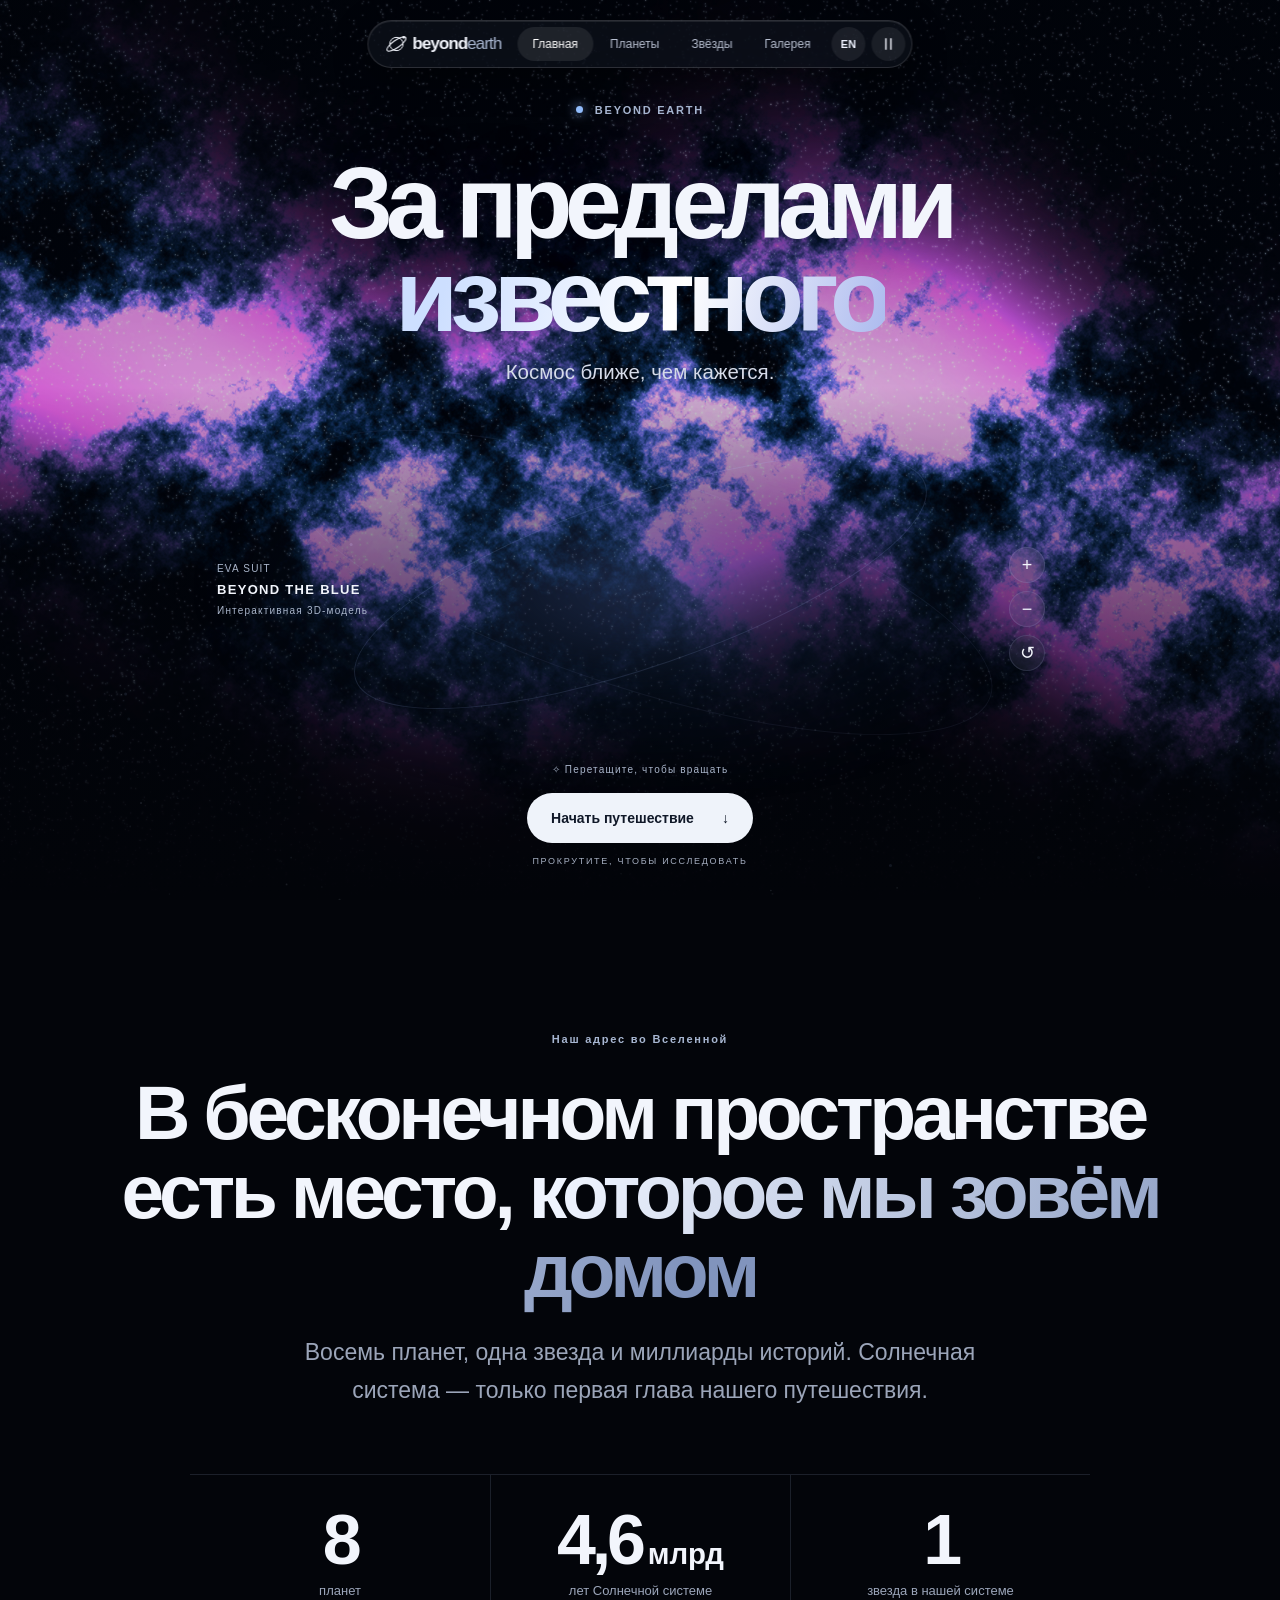
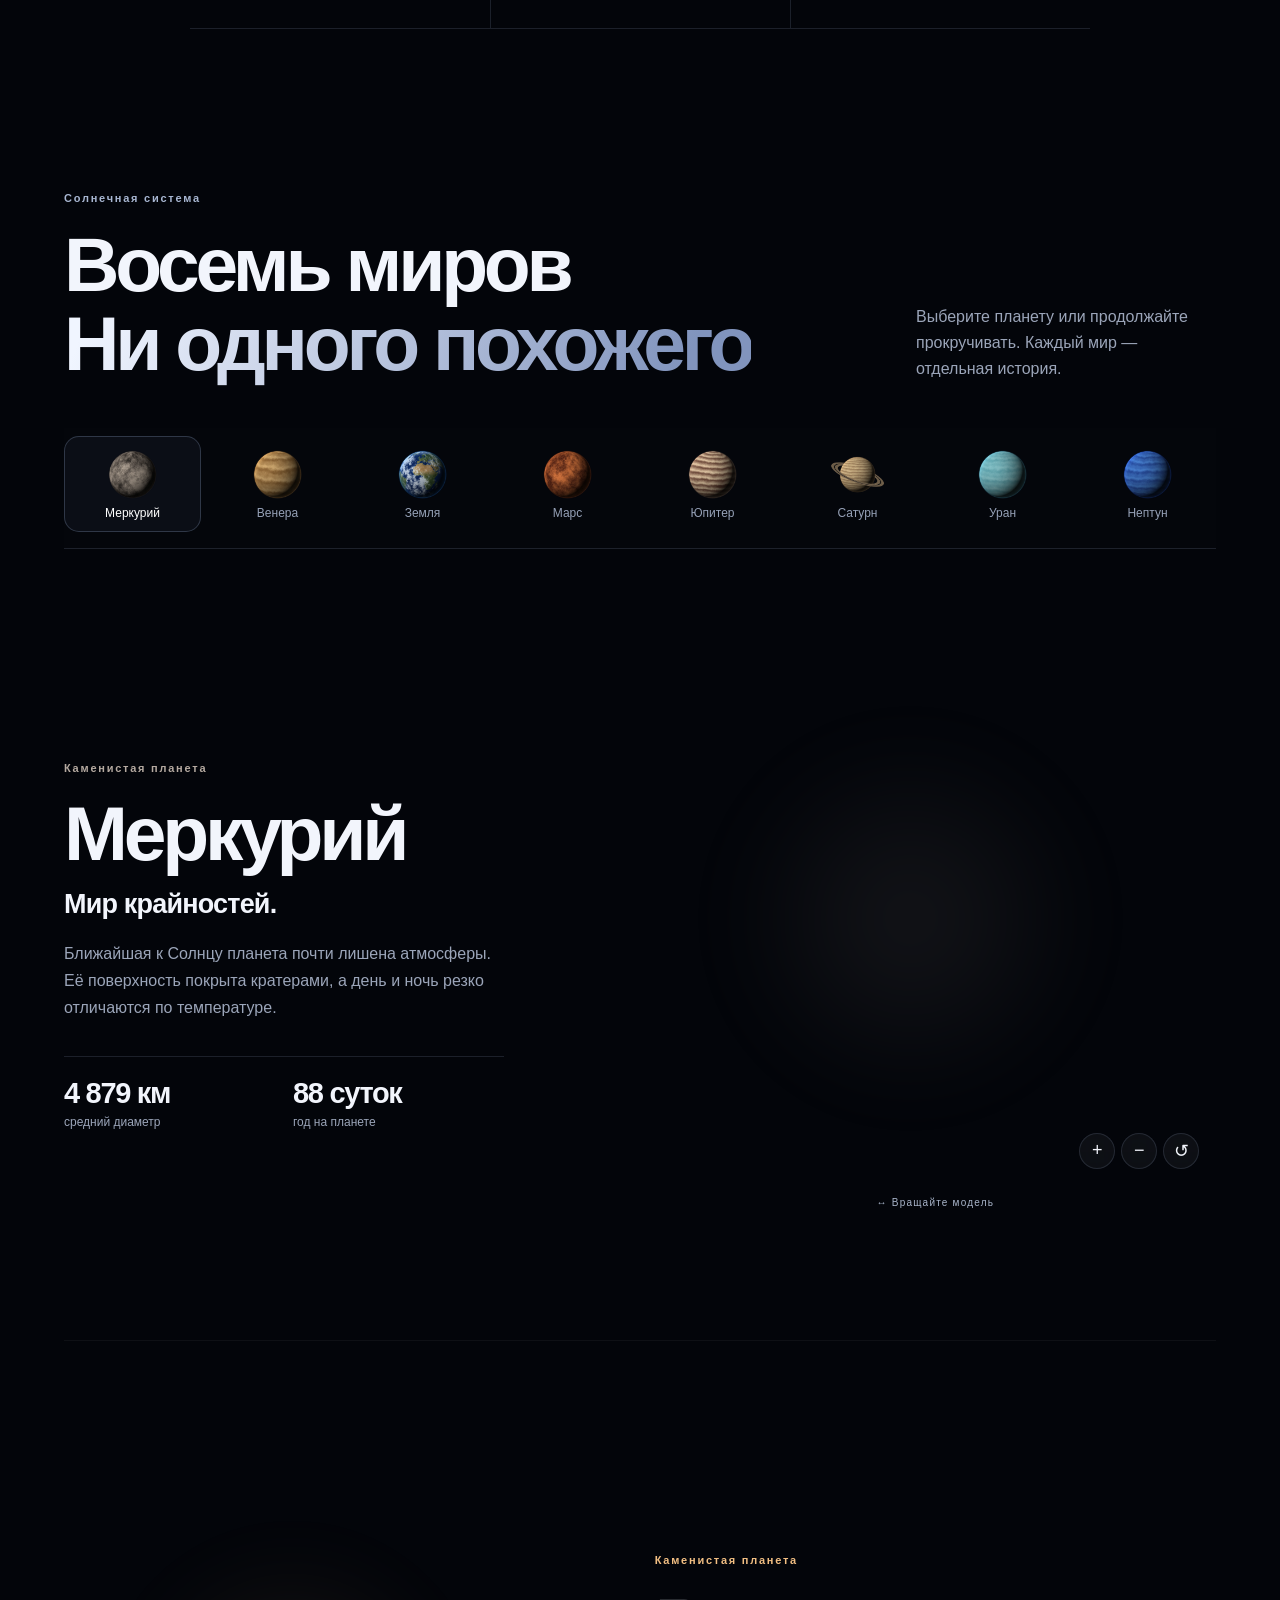
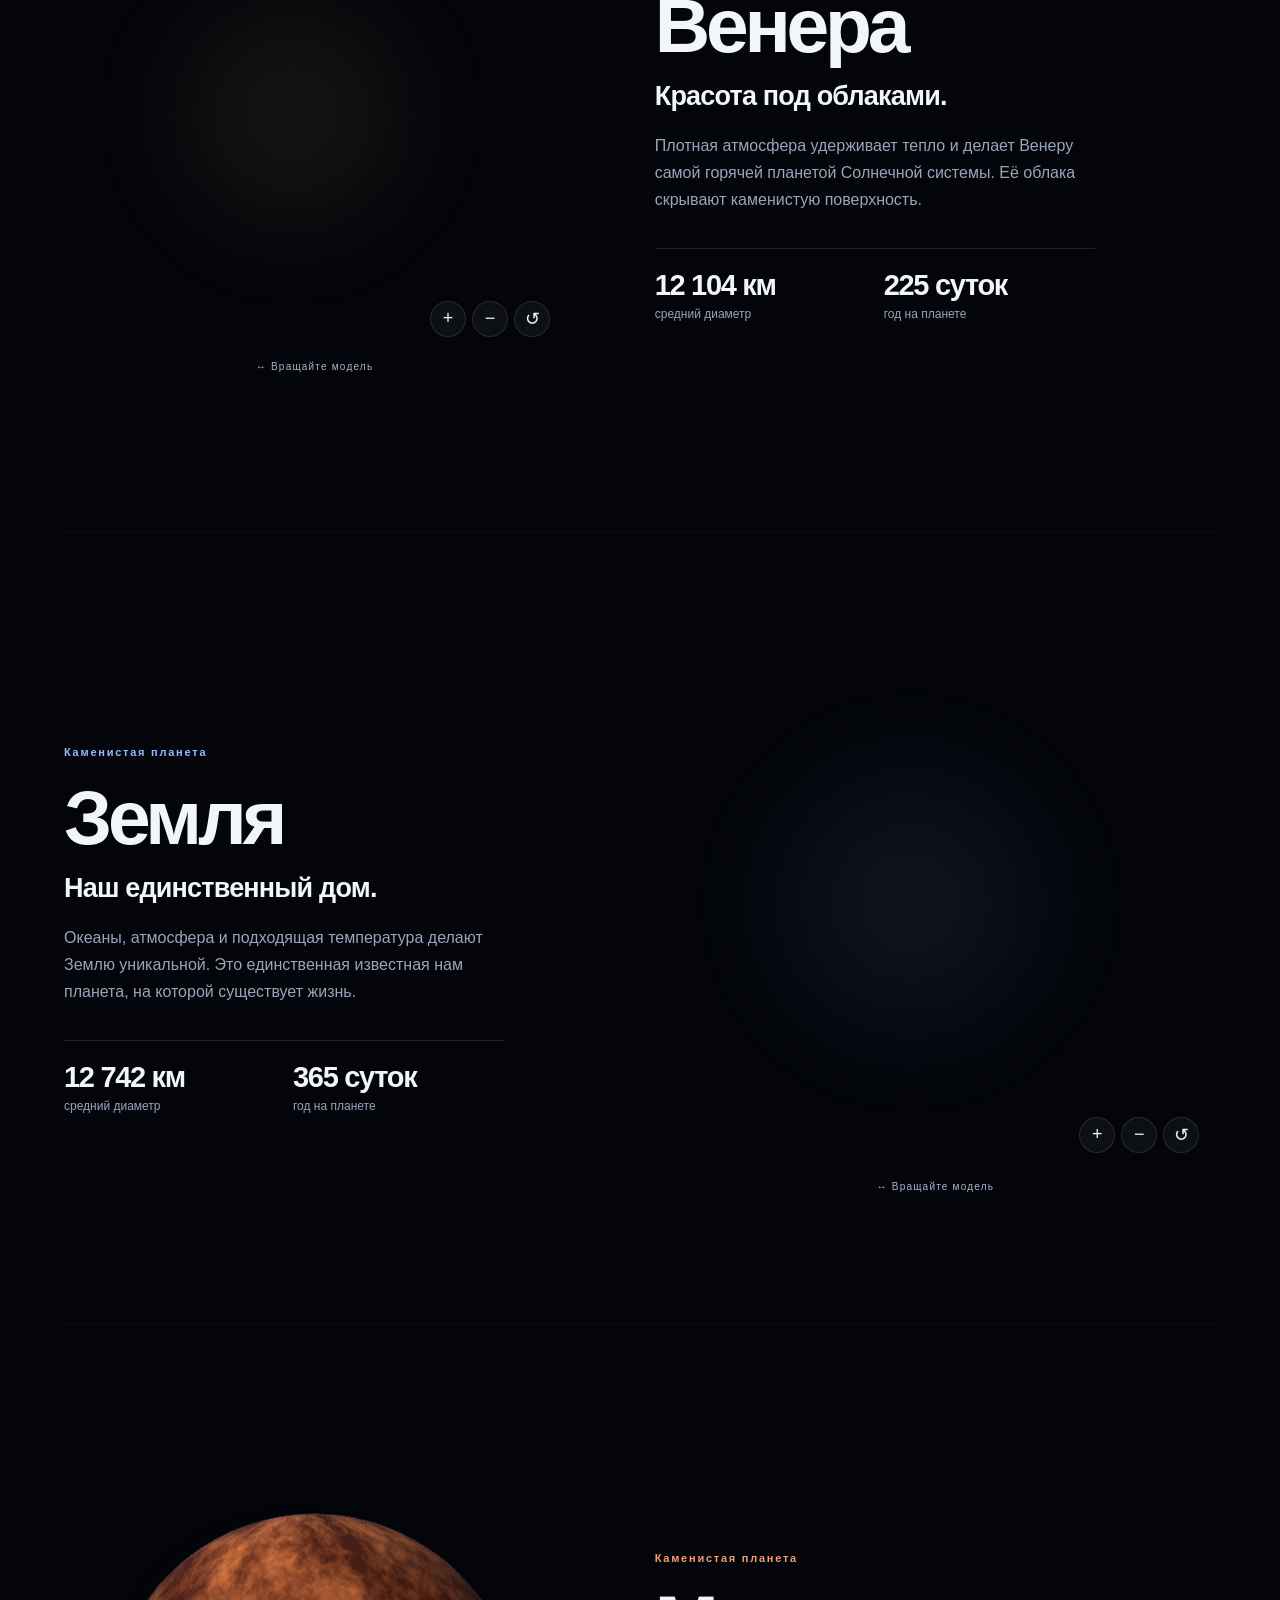
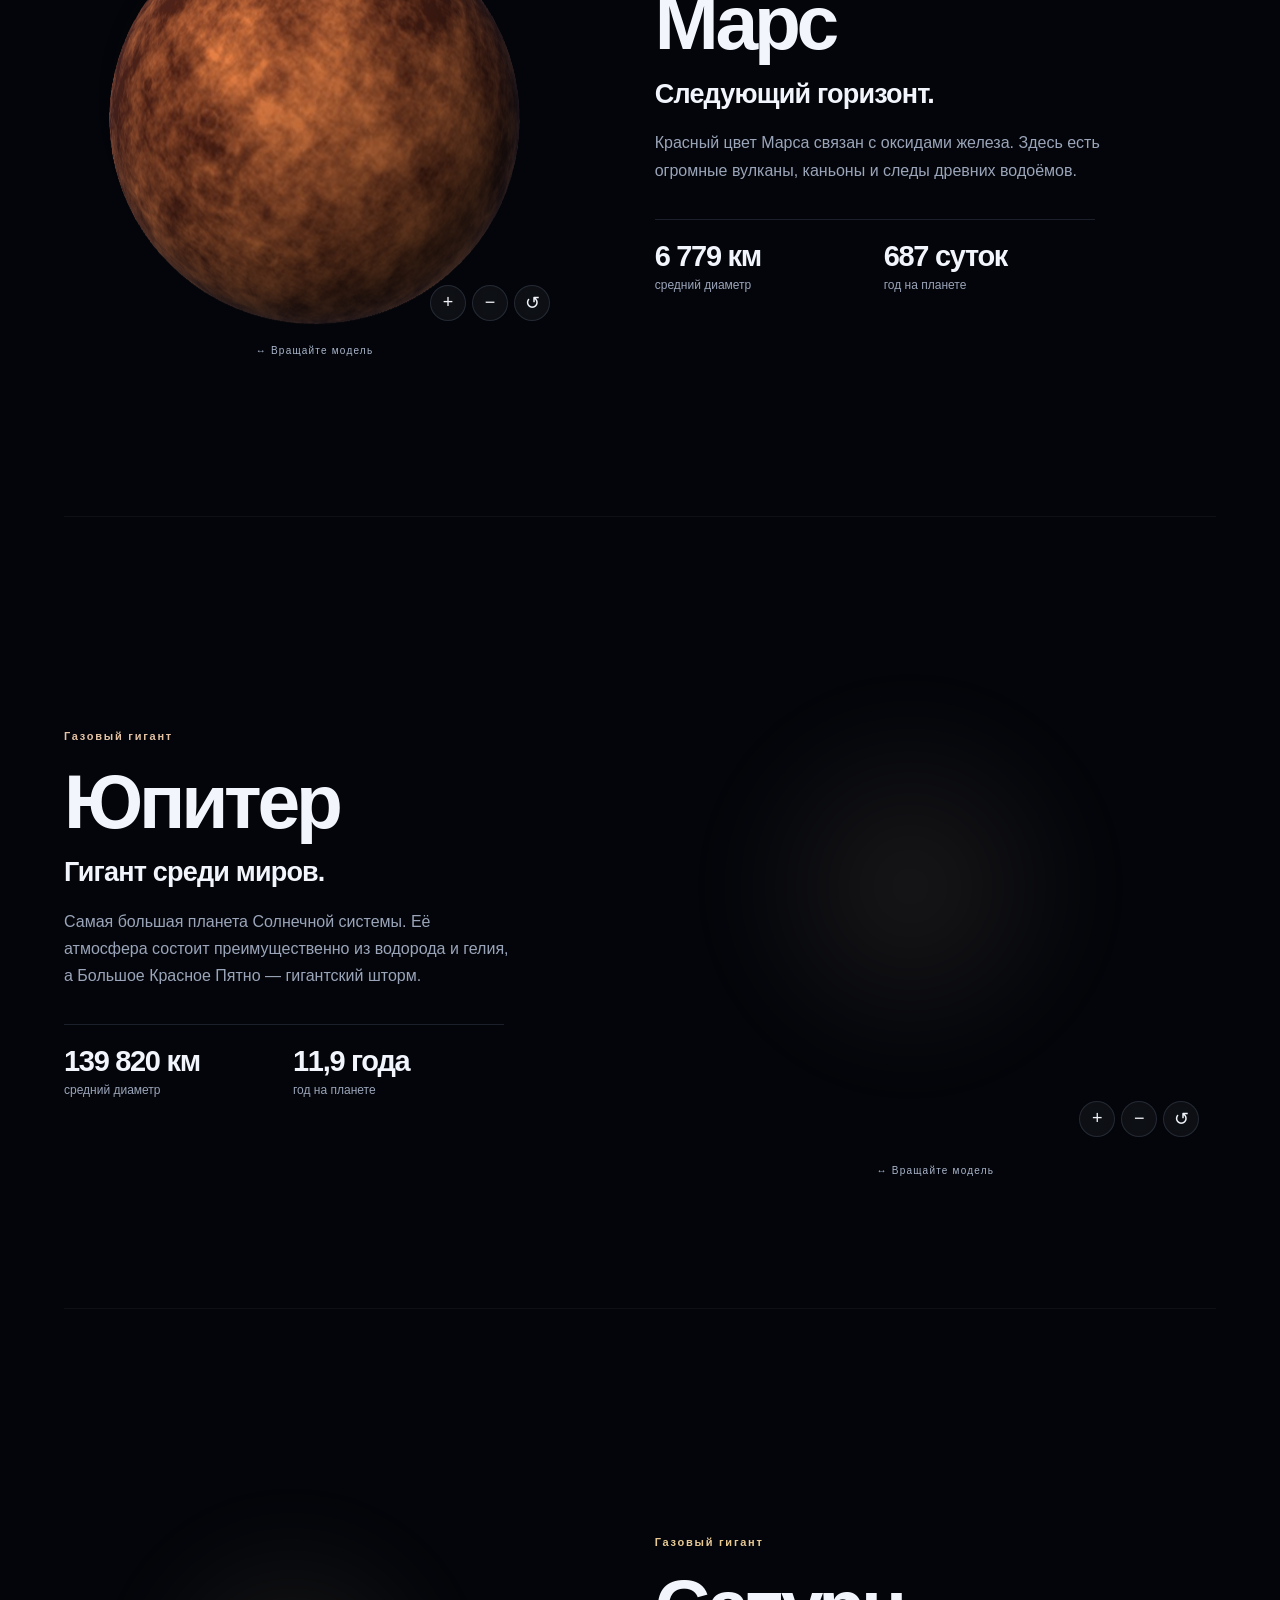
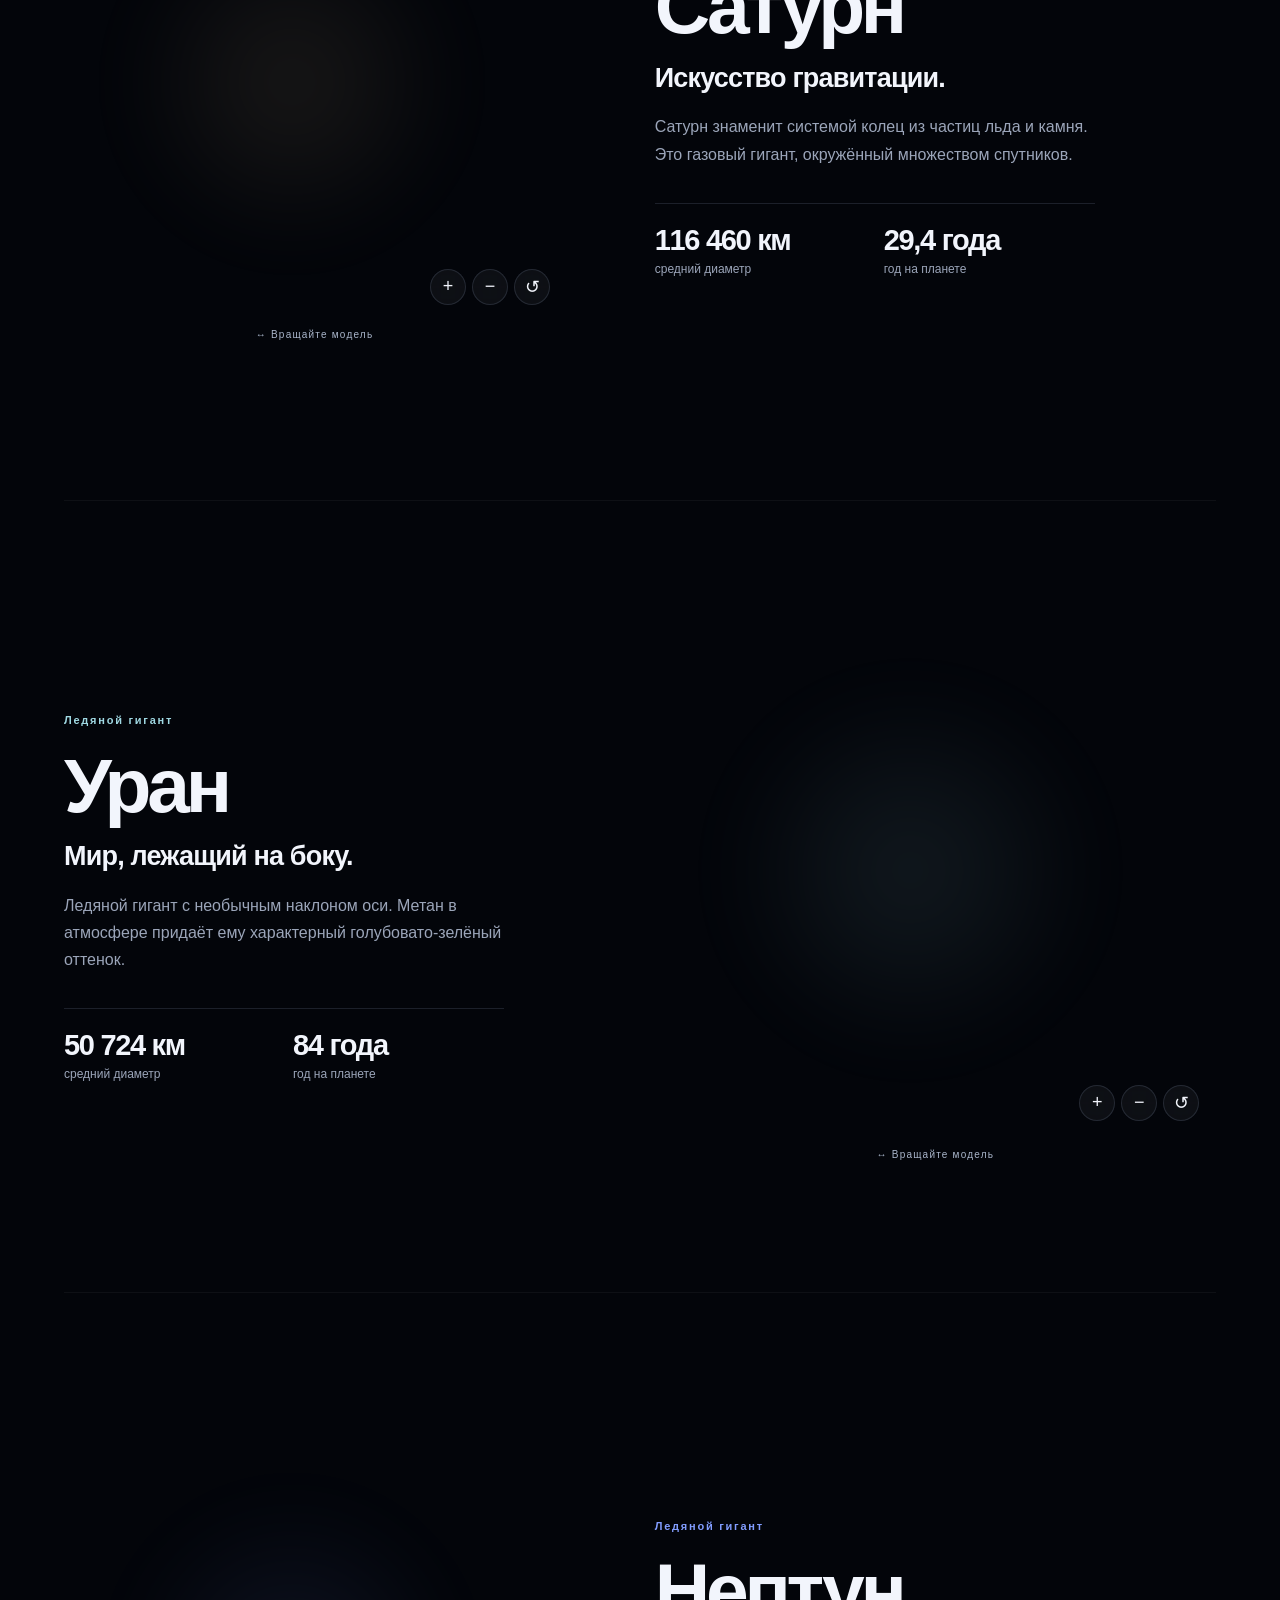
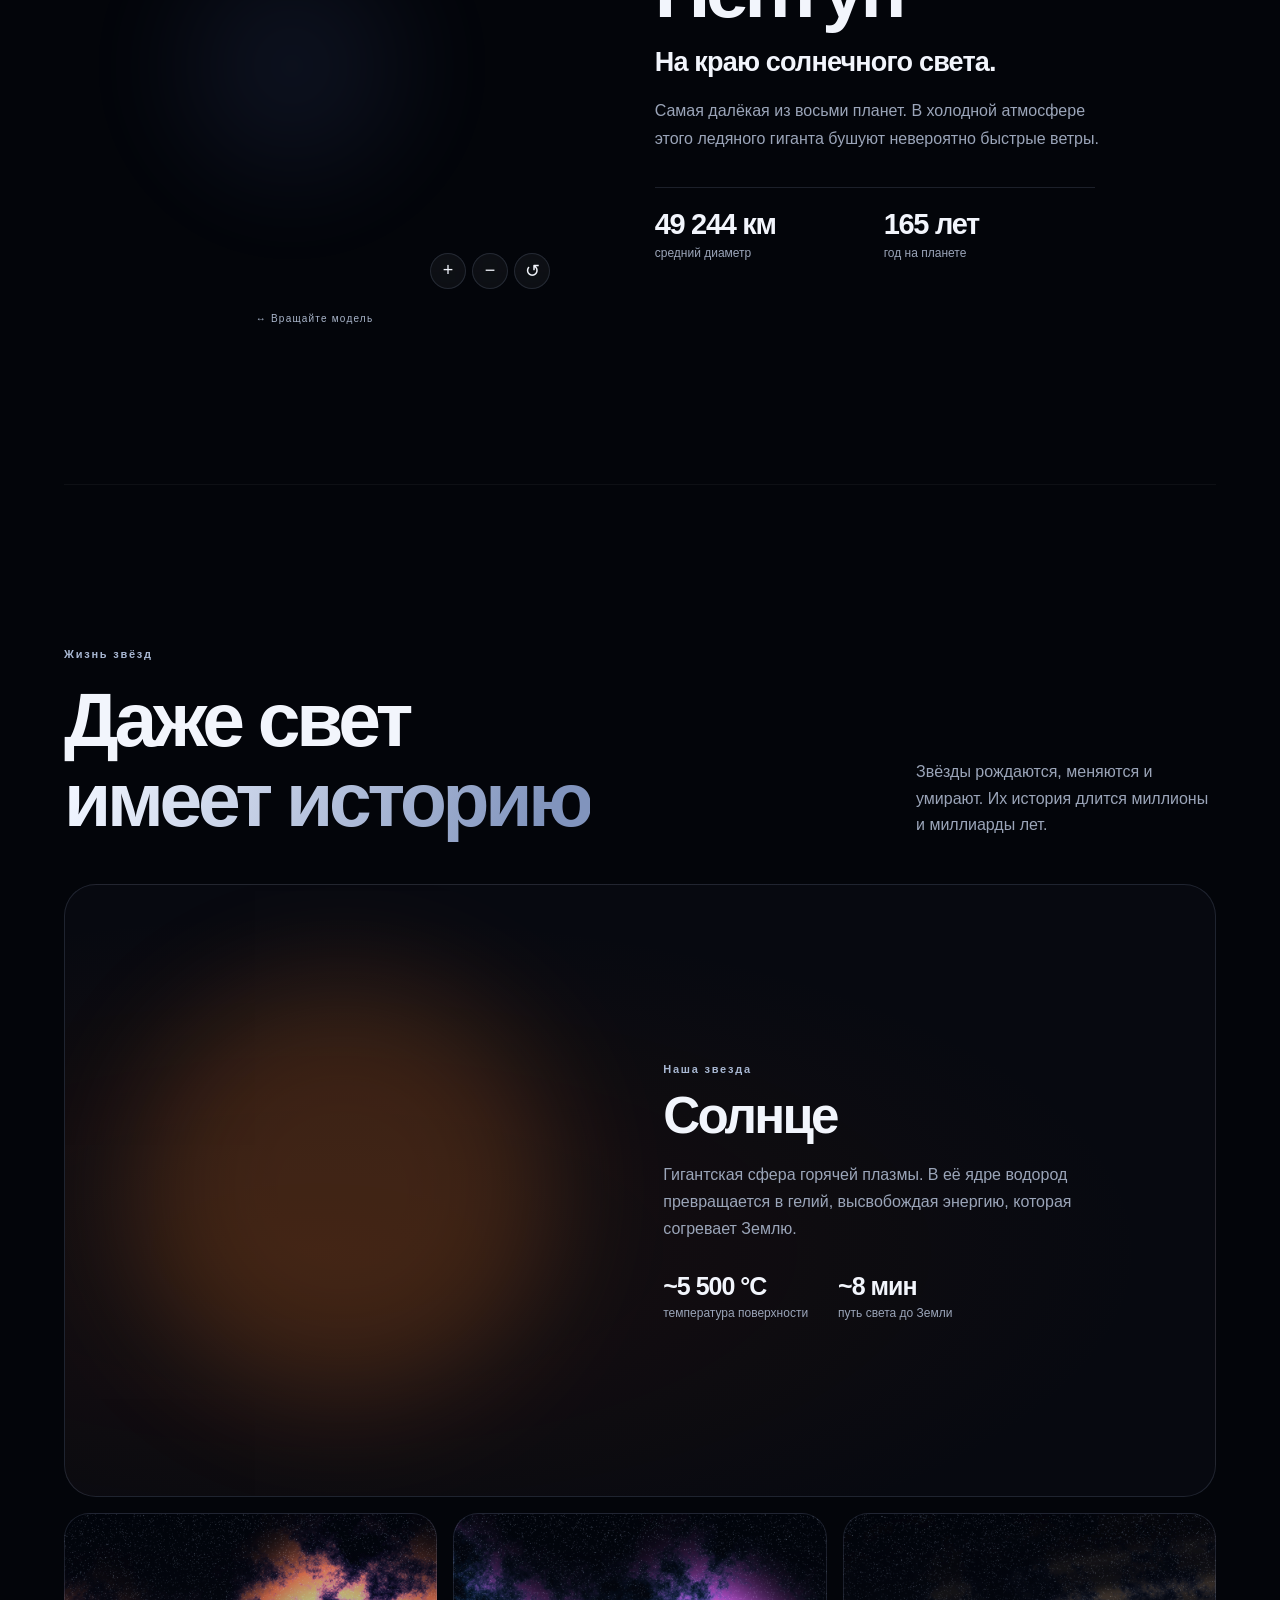
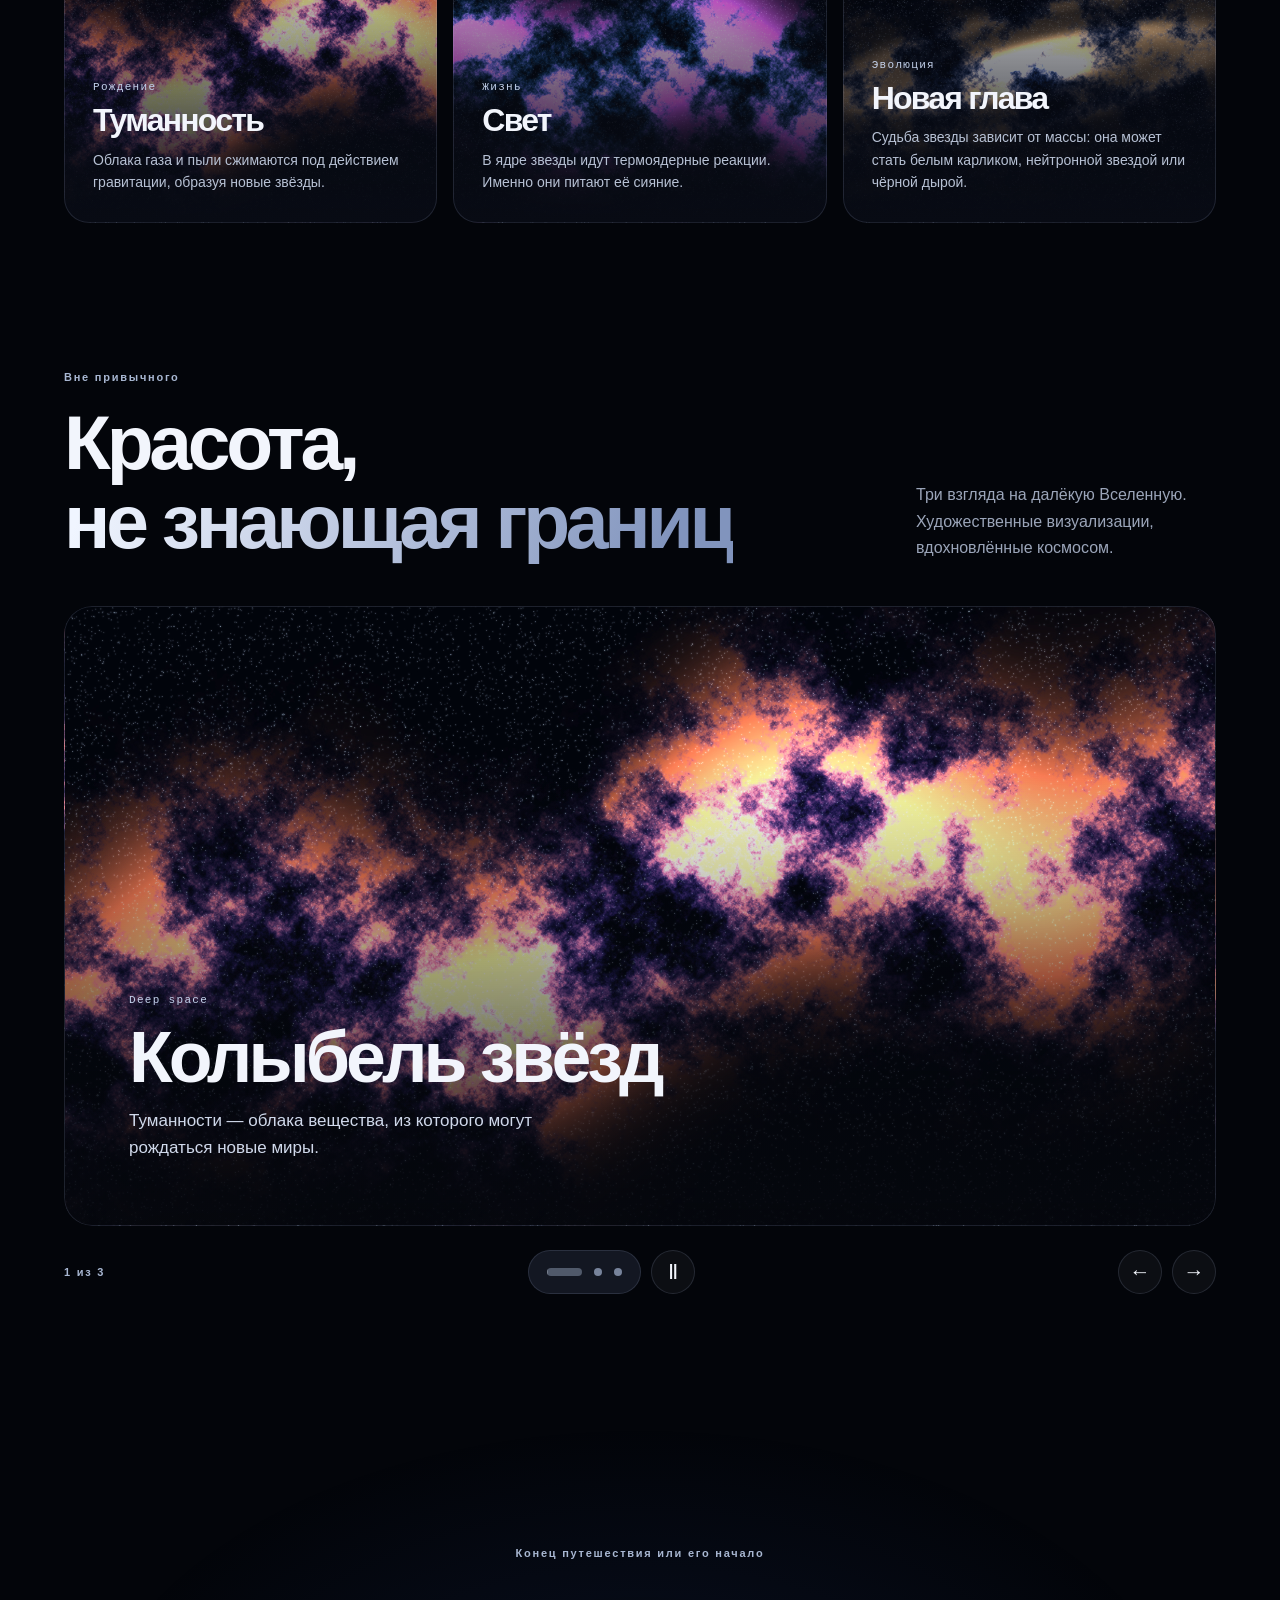
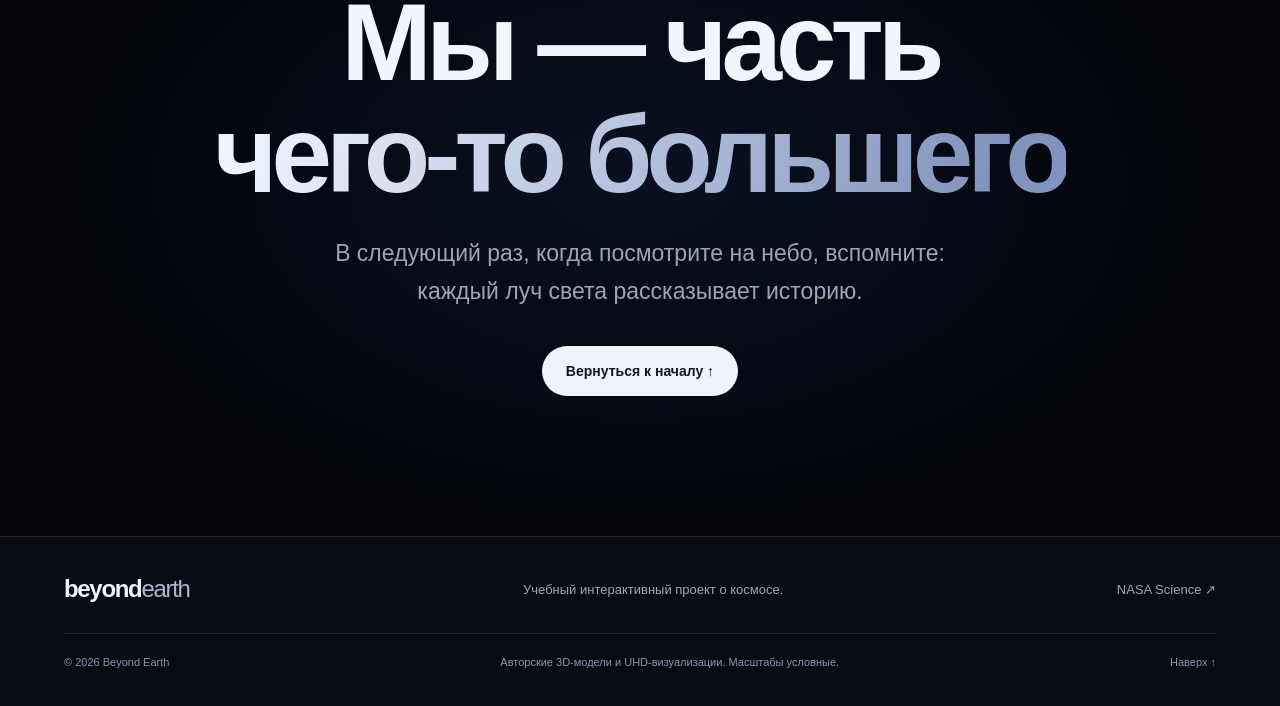
<file: index.html>
<!doctype html>
<html lang="ru">
<head><meta charset="utf-8"><meta name="viewport" content="width=device-width, initial-scale=1"><meta name="theme-color" content="#05070d"><meta name="description" content="Beyond Earth — интерактивное путешествие по Вселенной."><title>Beyond Earth — Космос ближе, чем кажется</title><link rel="stylesheet" href="style.css"><script src="script.js" defer></script><script src="models.js" defer></script></head>
<body>
<a class="skip" href="#main">К содержанию</a>
<canvas id="stars" aria-hidden="true"></canvas><div class="reading-progress" aria-hidden="true"></div>
<header class="nav"><a href="#home" class="brand" aria-label="Beyond Earth, главная"><svg viewBox="0 0 36 36" fill="none" aria-hidden="true"><circle cx="18" cy="18" r="10" stroke="currentColor" stroke-width="1.5"/><ellipse cx="18" cy="18" rx="17" ry="5.5" transform="rotate(-35 18 18)" stroke="currentColor" stroke-width="1.5"/><circle cx="29" cy="8" r="2" fill="currentColor"/></svg> beyond<span>earth</span></a><nav id="navigation" aria-label="Главная навигация"><a href="#home">Главная</a><a href="#planets">Планеты</a><a href="#stars-section">Звёзды</a><a href="#gallery">Галерея</a></nav><button class="language-switch icon-button" id="language-switch" type="button" aria-label="Switch to English" title="Switch to English">EN</button><button class="nav-motion icon-button" id="motion" aria-label="Приостановить анимации" title="Приостановить анимации"><svg viewBox="0 0 24 24" fill="none" stroke="currentColor" stroke-width="1.7"><path d="M9 5v14M15 5v14"/></svg></button><button class="menu icon-button" aria-label="Открыть меню" aria-expanded="false" aria-controls="navigation"><svg viewBox="0 0 24 24" fill="none" stroke="currentColor" stroke-width="1.5"><path d="M4 8h16M4 16h16"/></svg></button></header>
<main id="main">
<section id="home" class="hero hero-v2"><div class="hero-backdrop"></div><div class="hero-copy"><p class="eyebrow"><span class="live-dot"></span> BEYOND EARTH</p><h1>За пределами<br><em>известного</em></h1><p class="hero-description">Космос ближе, чем кажется.</p></div><div class="astronaut-stage"><div class="hero-halo"></div><div class="orbital-line"></div><div class="orbital-line second"></div><div class="astro-view model-view" data-model="astronaut"><img src="assets/images/astronaut.webp" alt="Космонавт в скафандре" class="model-poster"><canvas tabindex="0" aria-label="3D-модель космонавта, вращение стрелками или мышью"></canvas></div><div class="astro-label"><span>EVA SUIT</span><b>BEYOND THE BLUE</b><span>Интерактивная 3D-модель</span></div><div class="astro-controls"><button class="icon-button" data-action="in" aria-label="Приблизить">+</button><button class="icon-button" data-action="out" aria-label="Отдалить">−</button><button class="icon-button" data-action="reset" aria-label="Сбросить">↺</button></div><p class="drag-label">✧ Перетащите, чтобы вращать</p></div><div class="hero-cta"><a class="primary" href="#intro">Начать путешествие <span>↓</span></a><p>ПРОКРУТИТЕ, ЧТОБЫ ИССЛЕДОВАТЬ</p></div></section>
<section id="intro" class="intro section-pad"><p class="eyebrow reveal">Наш адрес во Вселенной</p><h2 class="reveal">В бесконечном пространстве<br>есть место, <em>которое мы зовём домом</em></h2><p class="lead reveal">Восемь планет, одна звезда и миллиарды историй. Солнечная система — только первая глава нашего путешествия.</p><div class="metrics reveal"><div><strong>8</strong><span>планет</span></div><div><strong>4,6<span> млрд</span></strong><span>лет Солнечной системе</span></div><div><strong>1</strong><span>звезда в нашей системе</span></div></div></section>
<section id="planets" class="planets section-pad"><div class="section-head reveal"><div><p class="eyebrow">Солнечная система</p><h2>Восемь миров<br><em>Ни одного похожего</em></h2></div><p>Выберите планету или продолжайте прокручивать. Каждый мир — отдельная история.</p></div><div class="planet-picker" role="group" aria-label="Выбор планеты" id="planet-picker"></div><div id="planet-story"></div></section>
<section id="stars-section" class="stars-section section-pad"><div class="section-head reveal"><div><p class="eyebrow">Жизнь звёзд</p><h2>Даже свет<br><em>имеет историю</em></h2></div><p>Звёзды рождаются, меняются и умирают. Их история длится миллионы и миллиарды лет.</p></div><div class="star-feature reveal"><div class="sun-art model-view" data-model="sun"><img class="model-poster" src="assets/images/sun.webp" alt="Солнце" loading="lazy"><canvas tabindex="0" aria-label="3D-модель Солнца"></canvas></div><div><p class="eyebrow">Наша звезда</p><h3>Солнце</h3><p>Гигантская сфера горячей плазмы. В её ядре водород превращается в гелий, высвобождая энергию, которая согревает Землю.</p><div class="sun-data"><div><b>~5 500 °C</b><span>температура поверхности</span></div><div><b>~8 мин</b><span>путь света до Земли</span></div></div></div></div><div class="life-grid"><article class="life-card reveal" style="--art:url('assets/images/nebula.jpg')"><span>Рождение</span><h3>Туманность</h3><p>Облака газа и пыли сжимаются под действием гравитации, образуя новые звёзды.</p></article><article class="life-card reveal" style="--art:url('assets/images/stellar.jpg')"><span>Жизнь</span><h3>Свет</h3><p>В ядре звезды идут термоядерные реакции. Именно они питают её сияние.</p></article><article class="life-card reveal" style="--art:url('assets/images/galaxy.jpg')"><span>Эволюция</span><h3>Новая глава</h3><p>Судьба звезды зависит от массы: она может стать белым карликом, нейтронной звездой или чёрной дырой.</p></article></div></section>
<section id="gallery" class="gallery section-pad"><div class="section-head reveal"><div><p class="eyebrow">Вне привычного</p><h2>Красота,<br><em>не знающая границ</em></h2></div><p>Три взгляда на далёкую Вселенную. Художественные визуализации, вдохновлённые космосом.</p></div><div class="gallery-viewport" aria-roledescription="карусель" aria-label="Космическая галерея"><div class="gallery-track" id="gallery-track"><article class="gallery-card" style="--art:url('assets/images/nebula.jpg')"><div><span>Deep space</span><h3>Колыбель звёзд</h3><p>Туманности — облака вещества, из которого могут рождаться новые миры.</p></div></article><article class="gallery-card" style="--art:url('assets/images/galaxy.jpg')"><div><span>Galaxies</span><h3>Острова света</h3><p>Галактики объединяют звёзды, газ, пыль и тёмную материю под действием гравитации.</p></div></article><article class="gallery-card" style="--art:url('assets/images/stellar.jpg')"><div><span>Stellar dust</span><h3>Пыль бесконечности</h3><p>Вещество, из которого состоят планеты и живые существа, связано с историей звёзд.</p></div></article></div></div><div class="gallery-controls"><span id="gallery-count" class="eyebrow" aria-live="polite">1 из 3</span><div class="gallery-middle"><div id="gallery-dots" class="dots" role="group" aria-label="Выбрать слайд"></div><button class="icon-button gallery-pause" id="gallery-pause" aria-label="Приостановить галерею">Ⅱ</button></div><div class="gallery-arrows"><button class="icon-button" id="prev" aria-label="Предыдущий слайд">←</button><button class="icon-button" id="next" aria-label="Следующий слайд">→</button></div></div></section>
<section class="final section-pad"><div class="final-glow"></div><p class="eyebrow reveal">Конец путешествия или его начало</p><h2 class="reveal">Мы — часть<br><em>чего-то большего</em></h2><p class="lead reveal">В следующий раз, когда посмотрите на небо, вспомните: каждый луч света рассказывает историю.</p><a class="primary reveal" href="#home">Вернуться к началу ↑</a></section>
</main><footer><div class="footer-main"><a href="#home" class="brand">beyond<span>earth</span></a><p>Учебный интерактивный проект о космосе.</p><a href="https://science.nasa.gov/solar-system/" target="_blank" rel="noopener">NASA Science ↗</a></div><div class="footer-bottom"><span>© 2026 Beyond Earth</span><span>Авторские 3D-модели и UHD-визуализации. Масштабы условные.</span><a href="#home">Наверх ↑</a></div></footer>
</body></html>
</file>
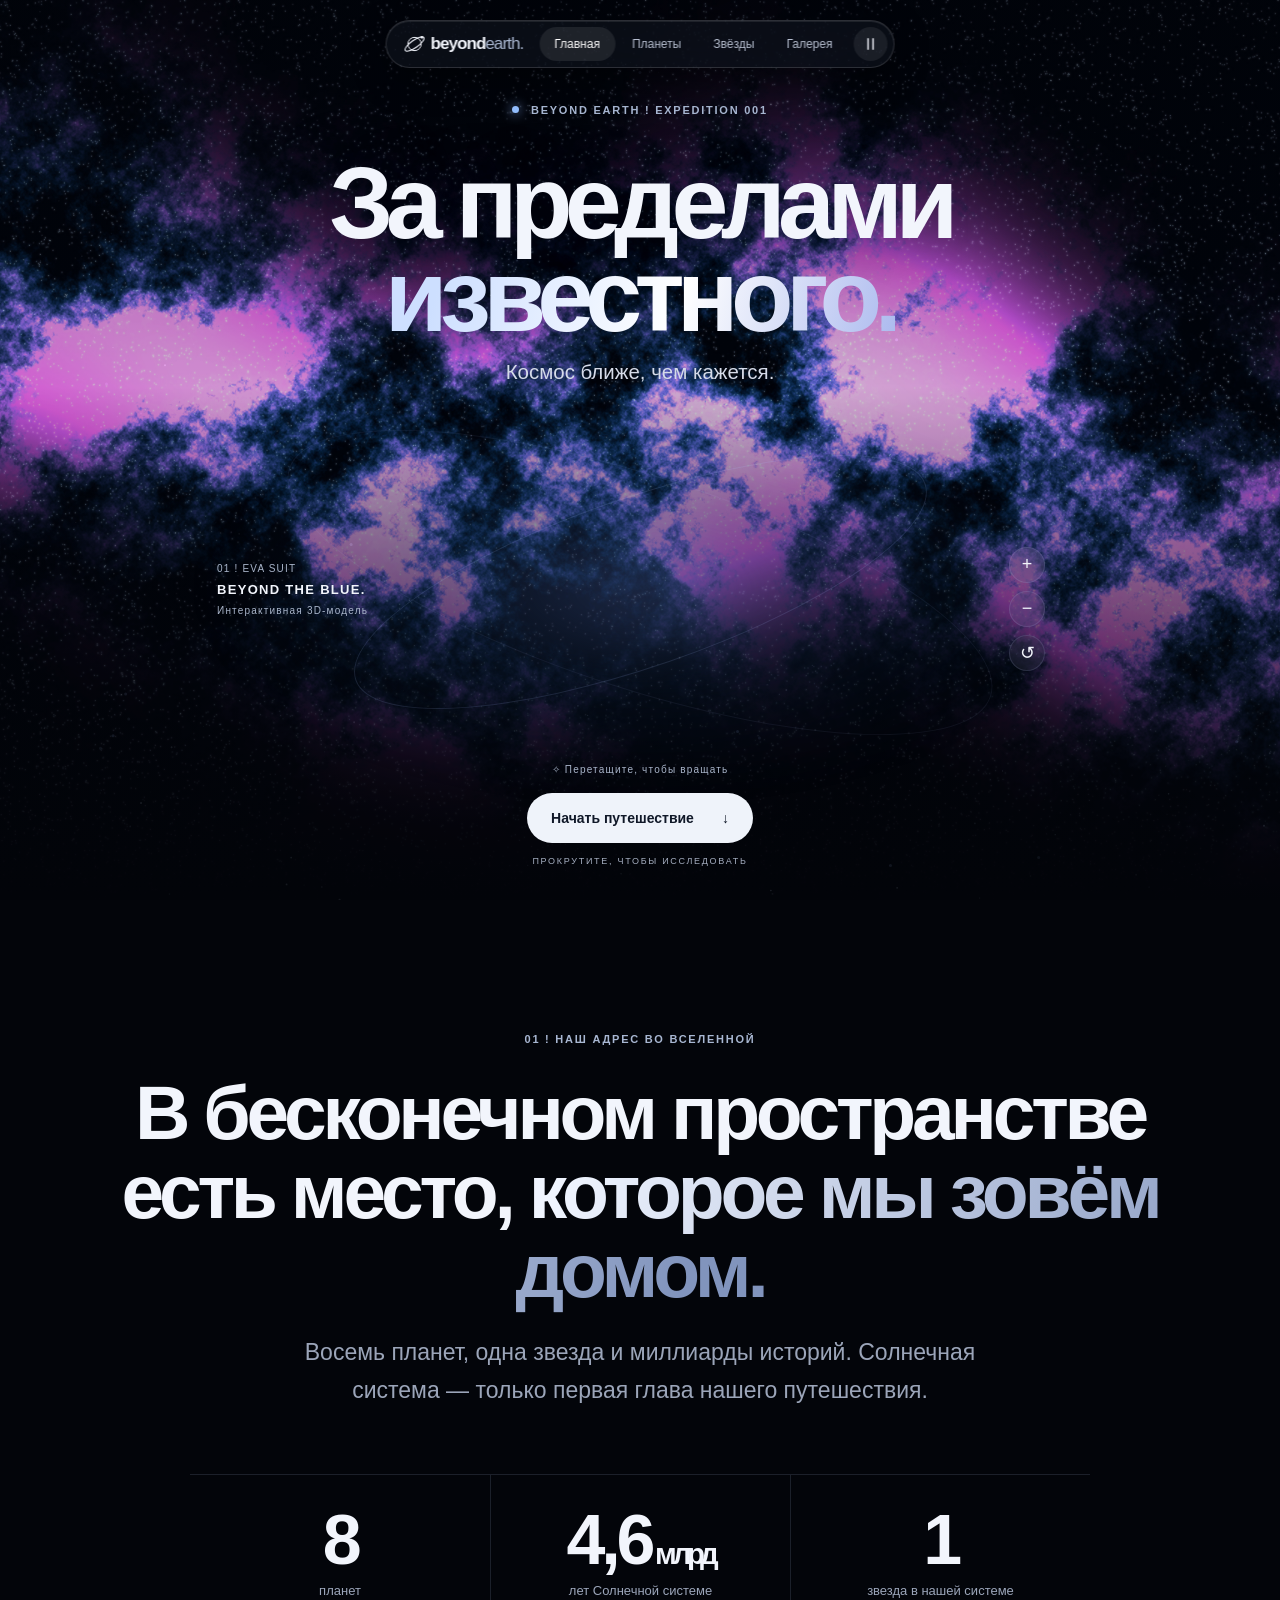
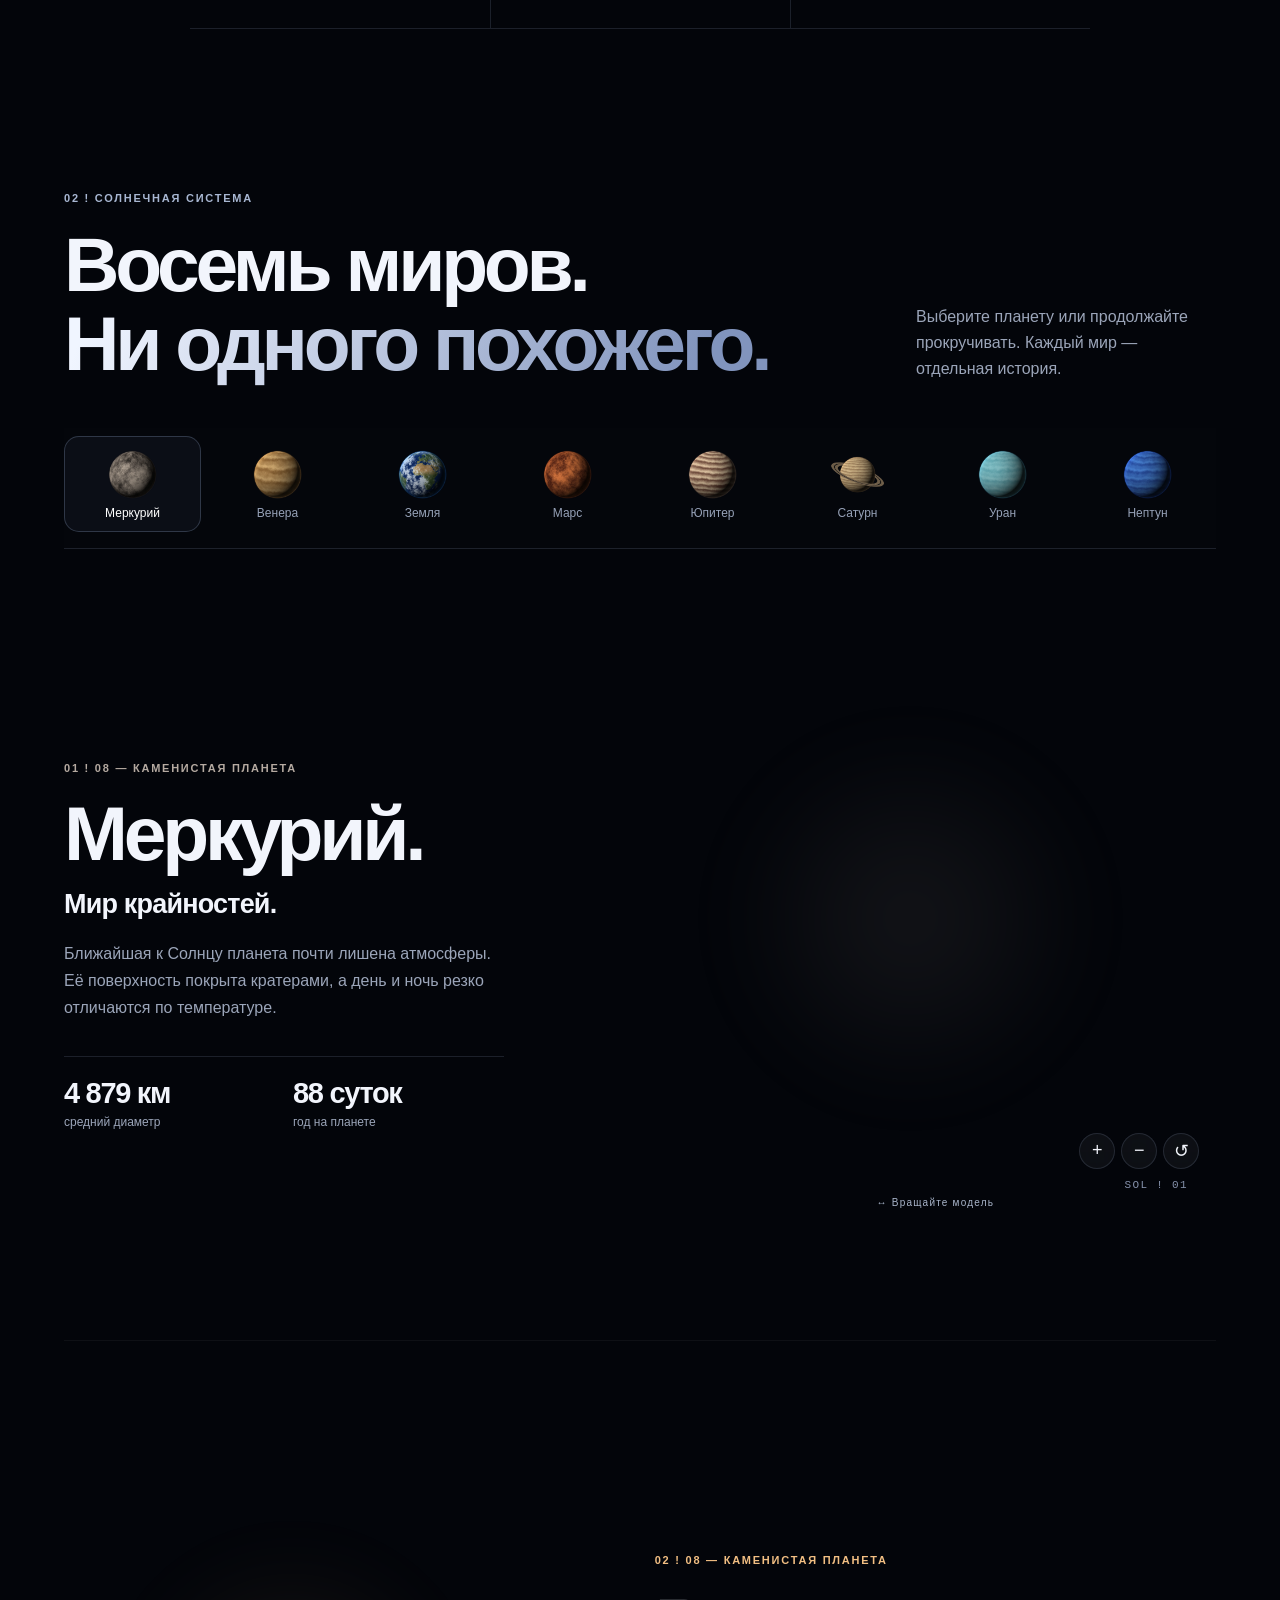
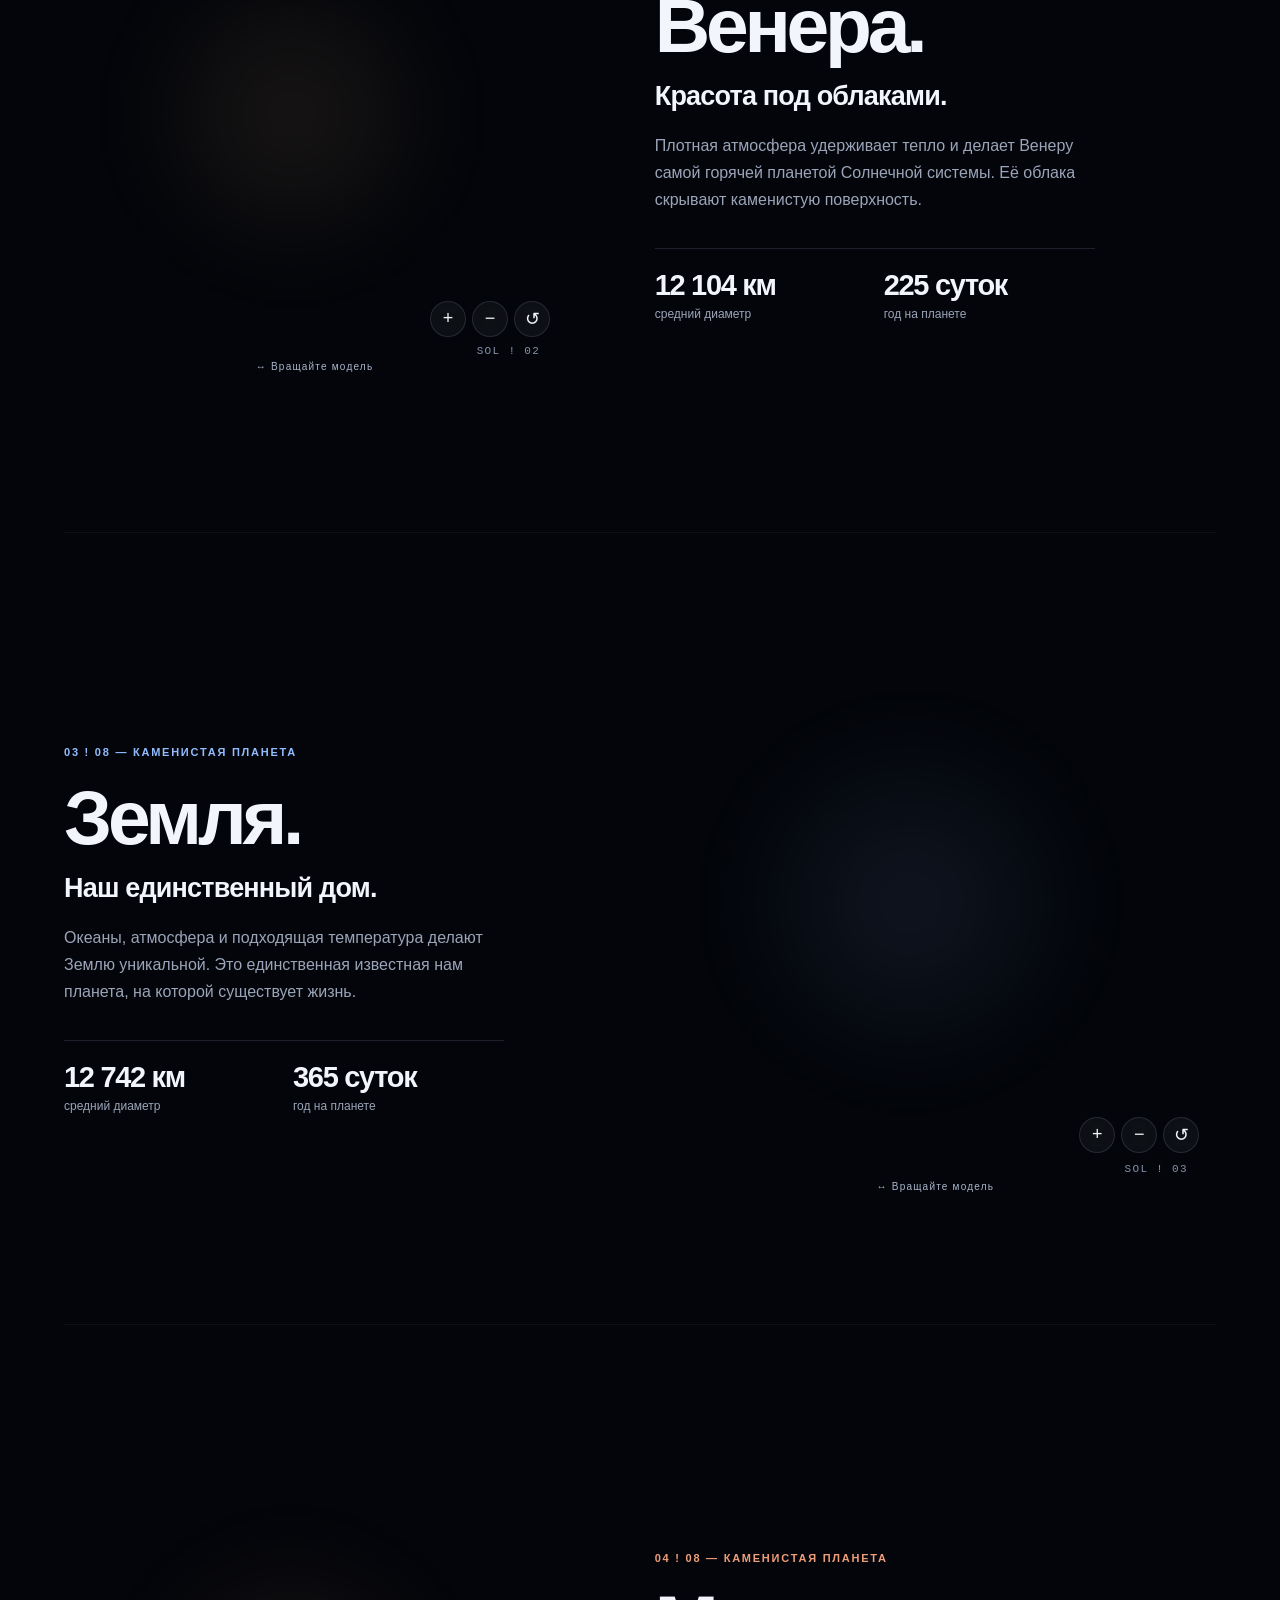
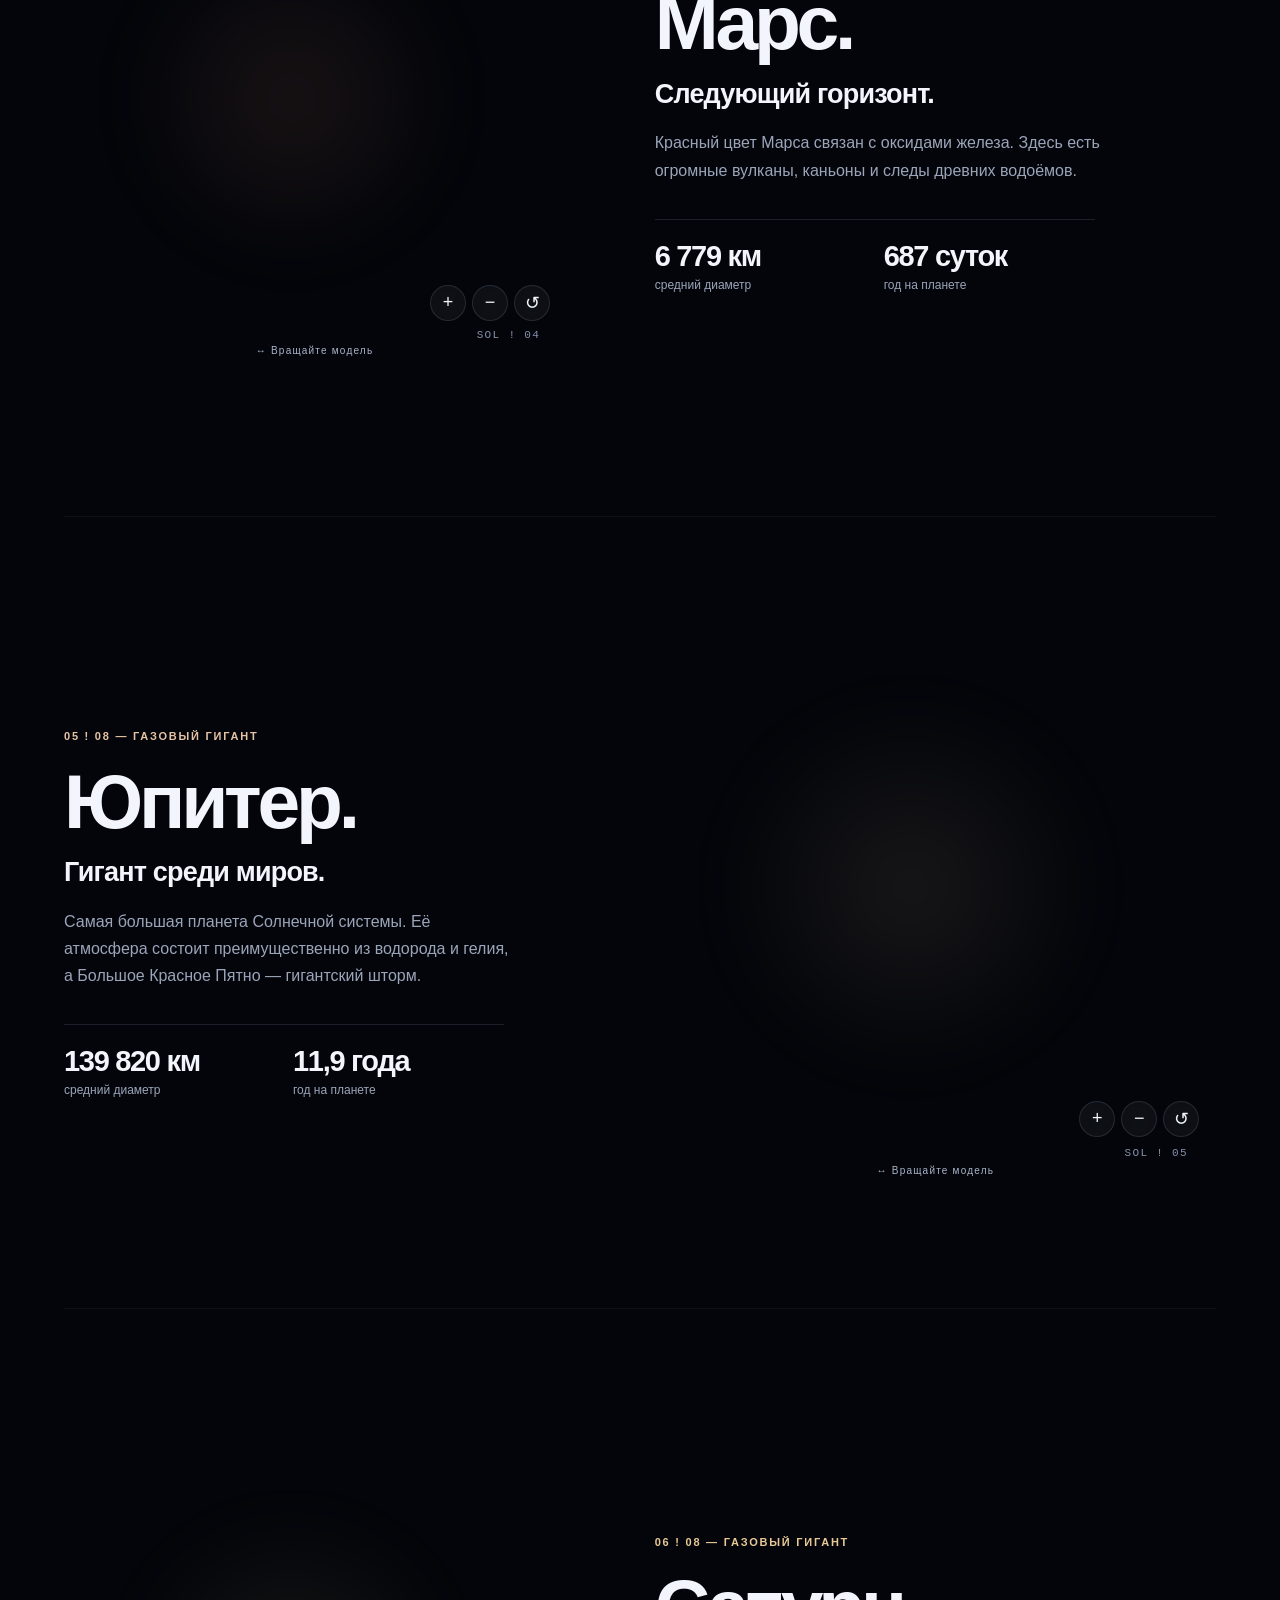
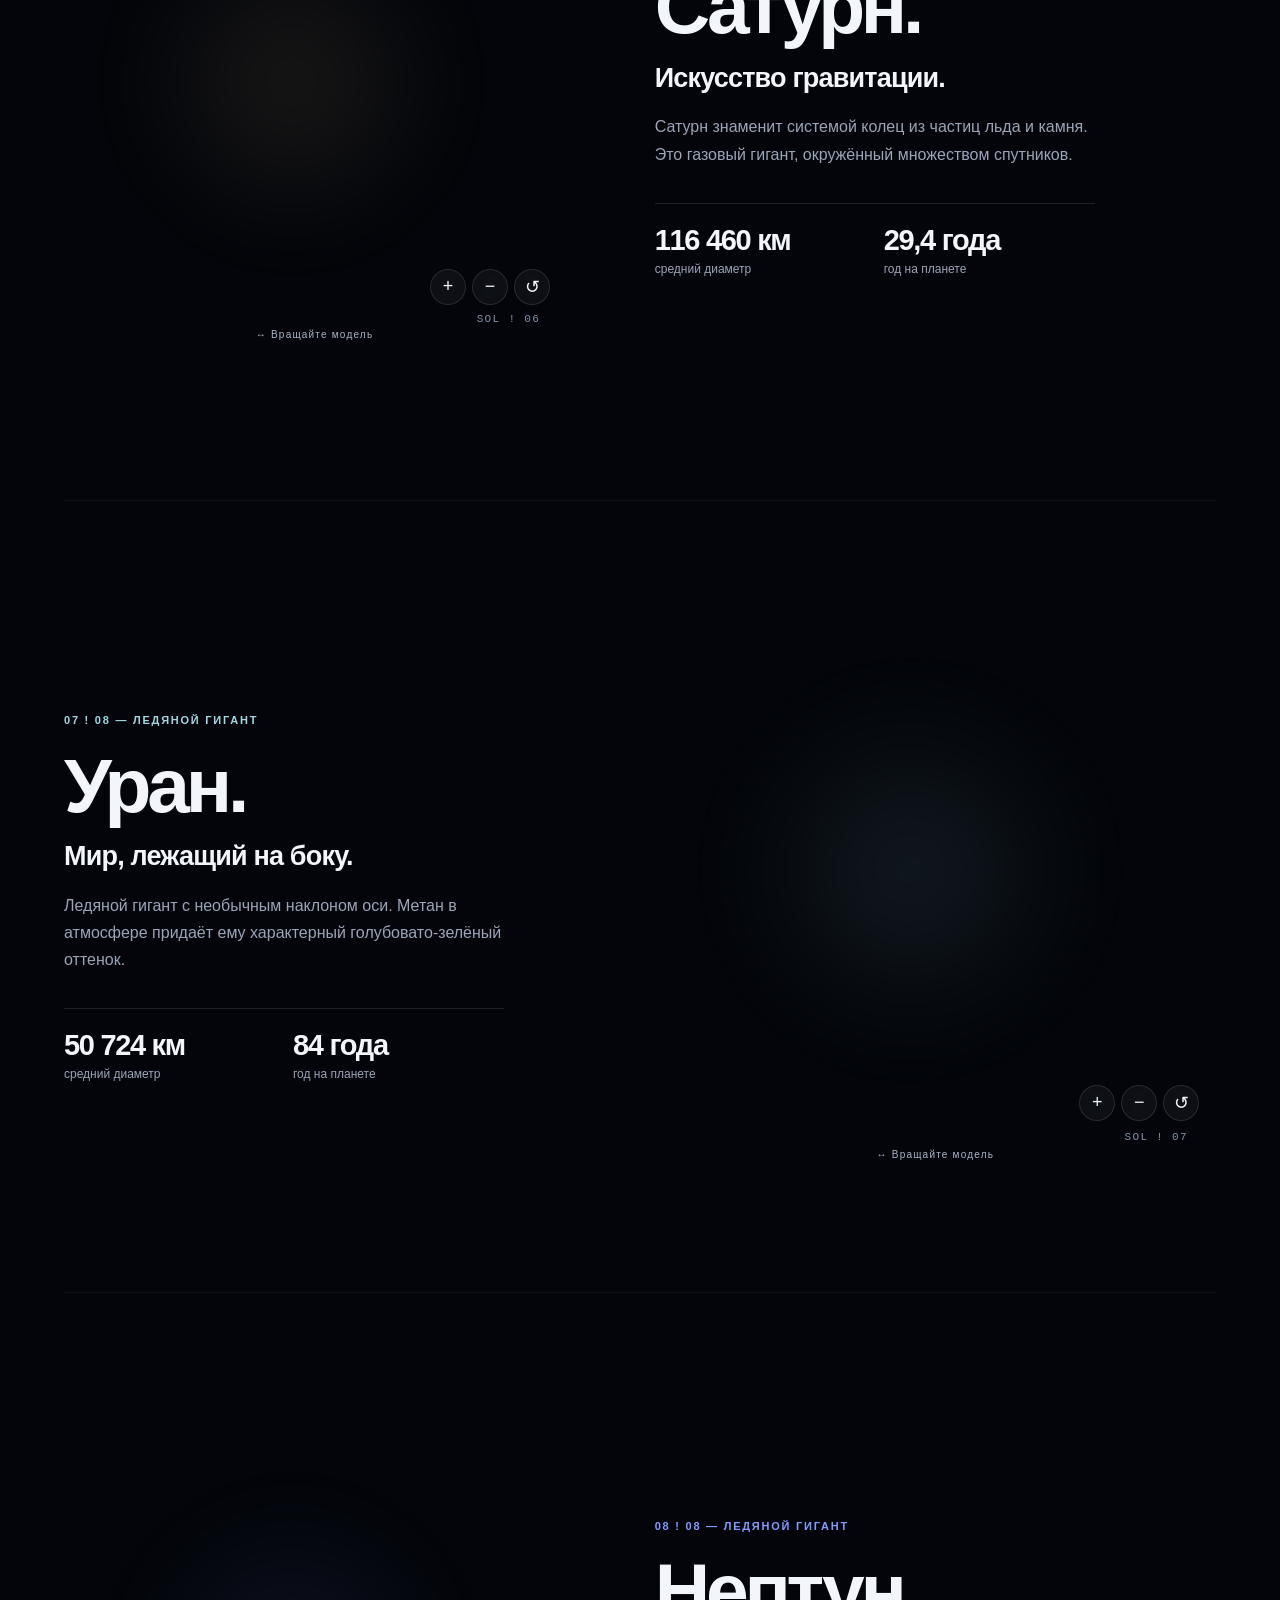
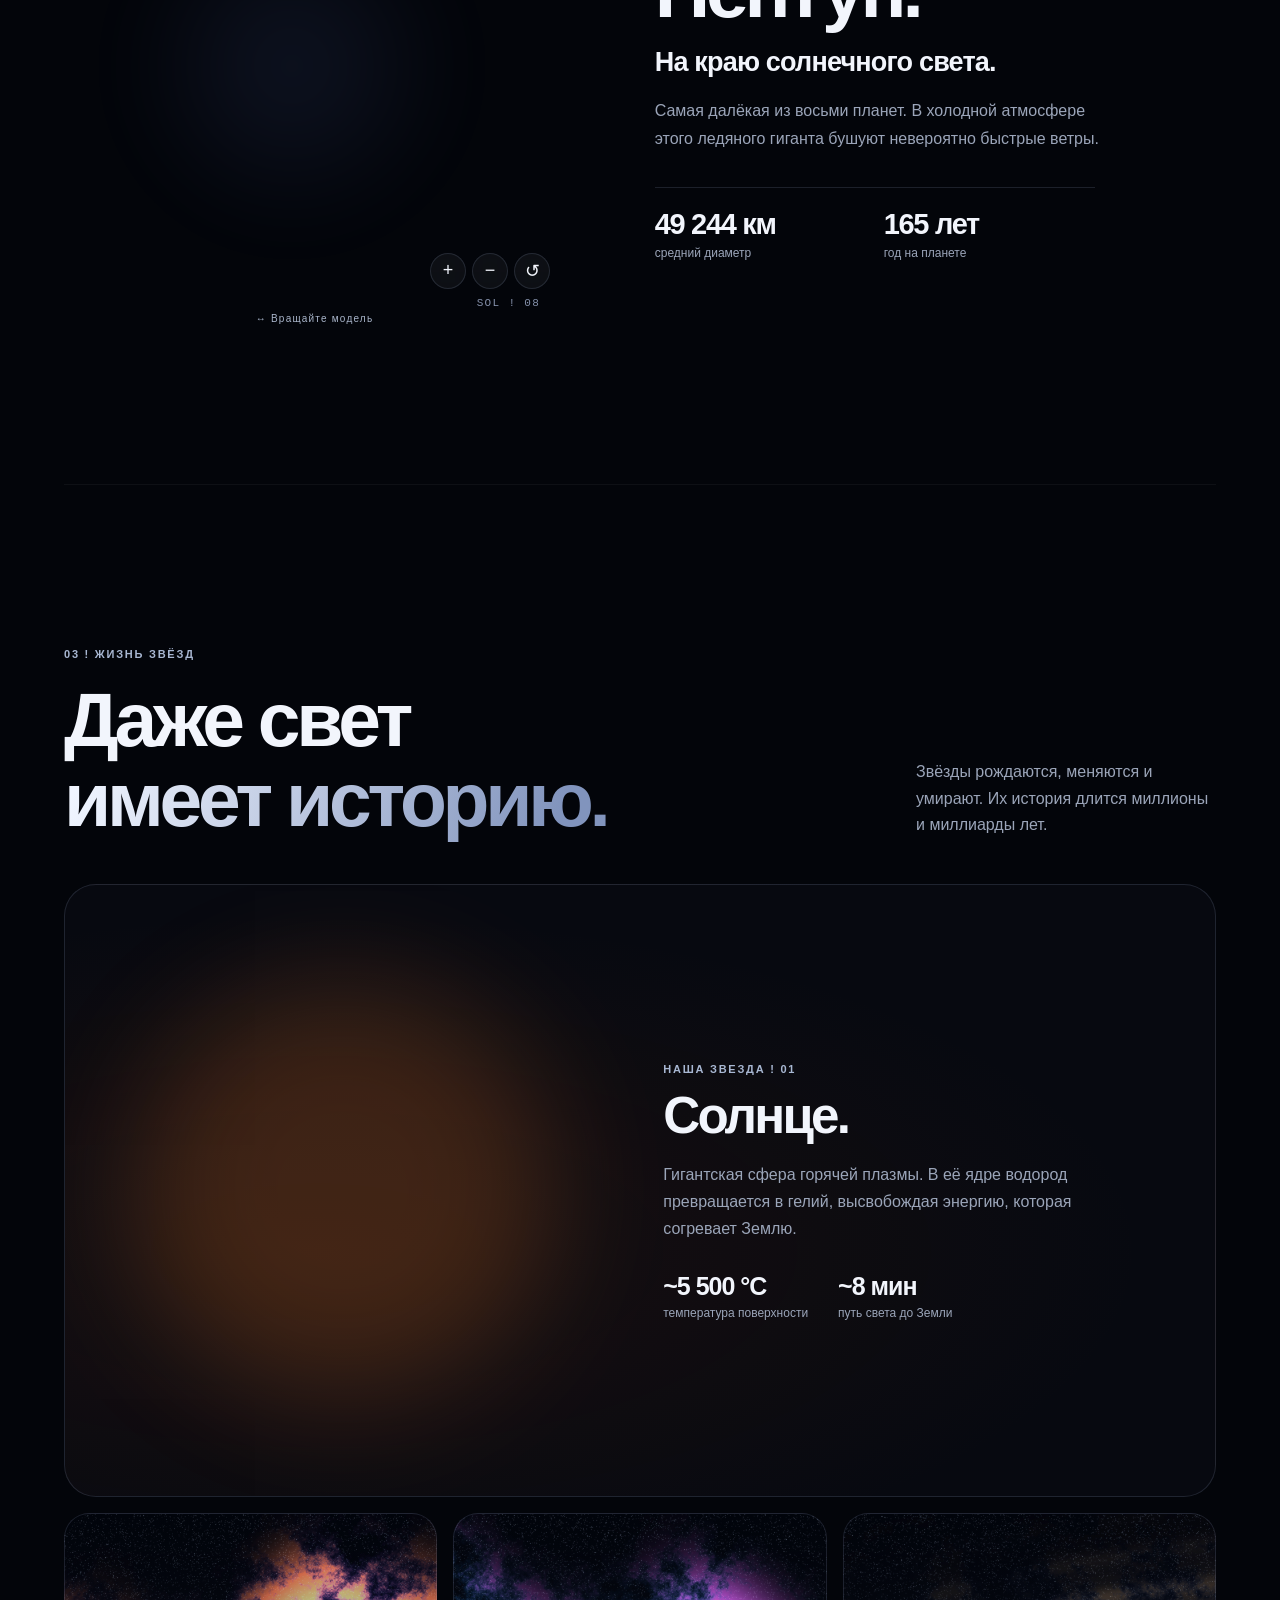
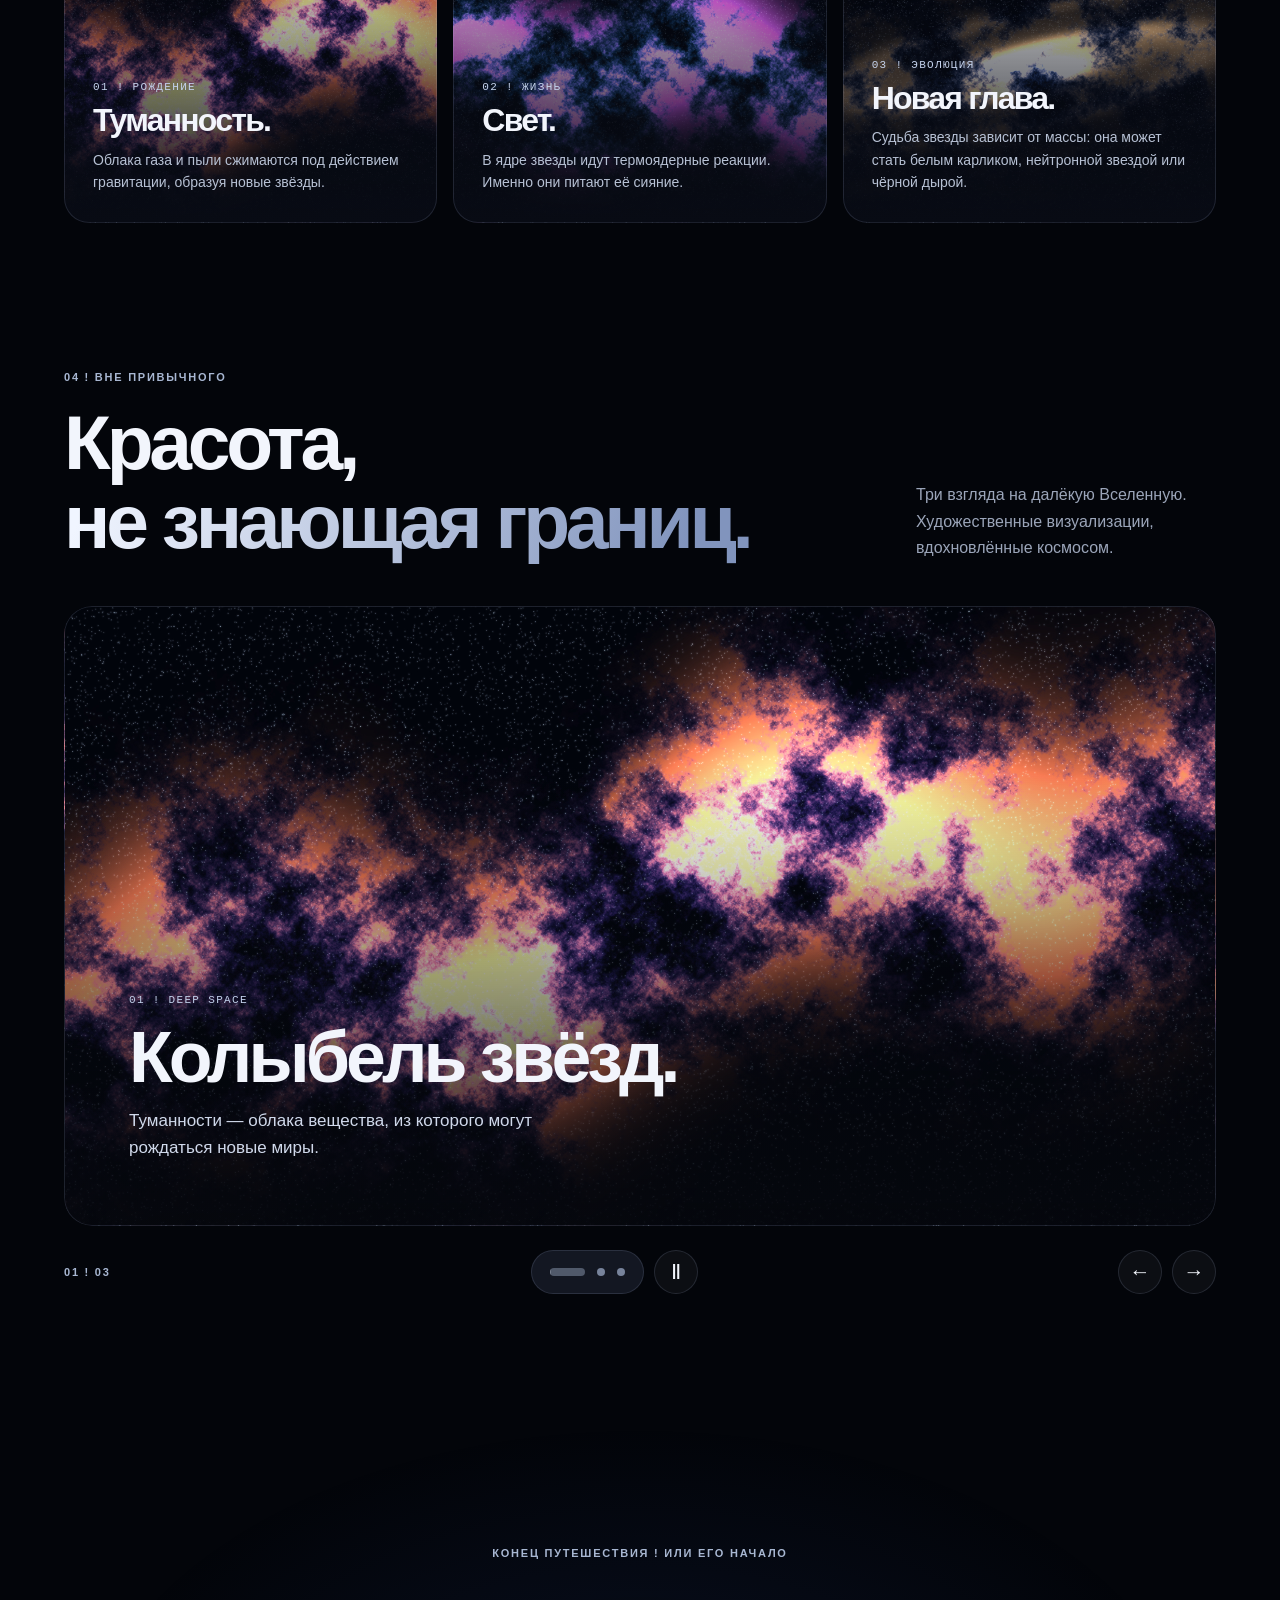
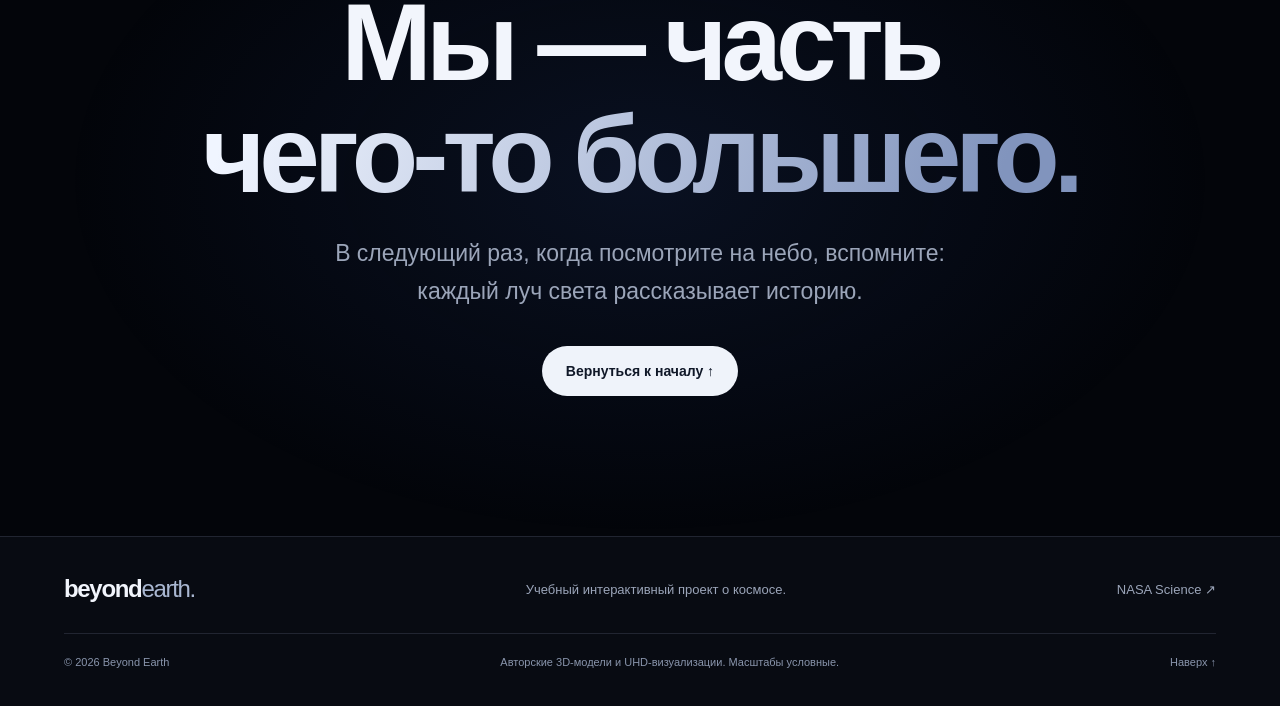
<file: BeyondEarths/index.html>
<!doctype html>
<html lang="ru">
<head><meta charset="utf-8"><meta name="viewport" content="width=device-width, initial-scale=1"><meta name="theme-color" content="#05070d"><meta name="description" content="Beyond Earth — интерактивное путешествие по Вселенной."><title>Beyond Earth — Космос ближе, чем кажется</title><link rel="stylesheet" href="style.css"><script src="script.js" defer></script><script src="models.js" defer></script></head>
<body>
<a class="skip" href="#main">К содержанию</a>
<canvas id="stars" aria-hidden="true"></canvas><div class="reading-progress" aria-hidden="true"></div>
<header class="nav"><a href="#home" class="brand" aria-label="Beyond Earth, главная"><svg viewBox="0 0 36 36" fill="none" aria-hidden="true"><circle cx="18" cy="18" r="10" stroke="currentColor" stroke-width="1.5"/><ellipse cx="18" cy="18" rx="17" ry="5.5" transform="rotate(-35 18 18)" stroke="currentColor" stroke-width="1.5"/><circle cx="29" cy="8" r="2" fill="currentColor"/></svg> beyond<span>earth.</span></a><nav id="navigation" aria-label="Главная навигация"><a href="#home">Главная</a><a href="#planets">Планеты</a><a href="#stars-section">Звёзды</a><a href="#gallery">Галерея</a></nav><button class="nav-motion icon-button" id="motion" aria-label="Приостановить анимации" title="Приостановить анимации"><svg viewBox="0 0 24 24" fill="none" stroke="currentColor" stroke-width="1.7"><path d="M9 5v14M15 5v14"/></svg></button><button class="menu icon-button" aria-label="Открыть меню" aria-expanded="false" aria-controls="navigation"><svg viewBox="0 0 24 24" fill="none" stroke="currentColor" stroke-width="1.5"><path d="M4 8h16M4 16h16"/></svg></button></header>
<main id="main">
<section id="home" class="hero hero-v2"><div class="hero-backdrop"></div><div class="hero-copy"><p class="eyebrow"><span class="live-dot"></span> BEYOND EARTH ! EXPEDITION 001</p><h1>За пределами<br><em>известного.</em></h1><p class="hero-description">Космос ближе, чем кажется.</p></div><div class="astronaut-stage"><div class="hero-halo"></div><div class="orbital-line"></div><div class="orbital-line second"></div><div class="astro-view model-view" data-model="astronaut"><img src="assets/images/astronaut.webp" alt="Космонавт в скафандре" class="model-poster"><canvas tabindex="0" aria-label="3D-модель космонавта, вращение стрелками или мышью"></canvas></div><div class="astro-label"><span>01 ! EVA SUIT</span><b>BEYOND THE BLUE.</b><span>Интерактивная 3D-модель</span></div><div class="astro-controls"><button class="icon-button" data-action="in" aria-label="Приблизить">+</button><button class="icon-button" data-action="out" aria-label="Отдалить">−</button><button class="icon-button" data-action="reset" aria-label="Сбросить">↺</button></div><p class="drag-label">✧ Перетащите, чтобы вращать</p></div><div class="hero-cta"><a class="primary" href="#intro">Начать путешествие <span>↓</span></a><p>ПРОКРУТИТЕ, ЧТОБЫ ИССЛЕДОВАТЬ</p></div></section>
<section id="intro" class="intro section-pad"><p class="eyebrow reveal">01 ! НАШ АДРЕС ВО ВСЕЛЕННОЙ</p><h2 class="reveal">В бесконечном пространстве<br>есть место, <em>которое мы зовём домом.</em></h2><p class="lead reveal">Восемь планет, одна звезда и миллиарды историй. Солнечная система — только первая глава нашего путешествия.</p><div class="metrics reveal"><div><strong>8</strong><span>планет</span></div><div><strong>4,6<span> млрд</span></strong><span>лет Солнечной системе</span></div><div><strong>1</strong><span>звезда в нашей системе</span></div></div></section>
<section id="planets" class="planets section-pad"><div class="section-head reveal"><div><p class="eyebrow">02 ! СОЛНЕЧНАЯ СИСТЕМА</p><h2>Восемь миров.<br><em>Ни одного похожего.</em></h2></div><p>Выберите планету или продолжайте прокручивать. Каждый мир — отдельная история.</p></div><div class="planet-picker" role="group" aria-label="Выбор планеты" id="planet-picker"></div><div id="planet-story"></div></section>
<section id="stars-section" class="stars-section section-pad"><div class="section-head reveal"><div><p class="eyebrow">03 ! ЖИЗНЬ ЗВЁЗД</p><h2>Даже свет<br><em>имеет историю.</em></h2></div><p>Звёзды рождаются, меняются и умирают. Их история длится миллионы и миллиарды лет.</p></div><div class="star-feature reveal"><div class="sun-art model-view" data-model="sun"><img class="model-poster" src="assets/images/sun.webp" alt="Солнце" loading="lazy"><canvas tabindex="0" aria-label="3D-модель Солнца"></canvas></div><div><p class="eyebrow">НАША ЗВЕЗДА ! 01</p><h3>Солнце.</h3><p>Гигантская сфера горячей плазмы. В её ядре водород превращается в гелий, высвобождая энергию, которая согревает Землю.</p><div class="sun-data"><div><b>~5 500 °C</b><span>температура поверхности</span></div><div><b>~8 мин</b><span>путь света до Земли</span></div></div></div></div><div class="life-grid"><article class="life-card reveal" style="--art:url('assets/images/nebula.jpg')"><span>01 ! РОЖДЕНИЕ</span><h3>Туманность.</h3><p>Облака газа и пыли сжимаются под действием гравитации, образуя новые звёзды.</p></article><article class="life-card reveal" style="--art:url('assets/images/stellar.jpg')"><span>02 ! ЖИЗНЬ</span><h3>Свет.</h3><p>В ядре звезды идут термоядерные реакции. Именно они питают её сияние.</p></article><article class="life-card reveal" style="--art:url('assets/images/galaxy.jpg')"><span>03 ! ЭВОЛЮЦИЯ</span><h3>Новая глава.</h3><p>Судьба звезды зависит от массы: она может стать белым карликом, нейтронной звездой или чёрной дырой.</p></article></div></section>
<section id="gallery" class="gallery section-pad"><div class="section-head reveal"><div><p class="eyebrow">04 ! ВНЕ ПРИВЫЧНОГО</p><h2>Красота,<br><em>не знающая границ.</em></h2></div><p>Три взгляда на далёкую Вселенную. Художественные визуализации, вдохновлённые космосом.</p></div><div class="gallery-viewport" aria-roledescription="карусель" aria-label="Космическая галерея"><div class="gallery-track" id="gallery-track"><article class="gallery-card" style="--art:url('assets/images/nebula.jpg')"><div><span>01 ! DEEP SPACE</span><h3>Колыбель звёзд.</h3><p>Туманности — облака вещества, из которого могут рождаться новые миры.</p></div></article><article class="gallery-card" style="--art:url('assets/images/galaxy.jpg')"><div><span>02 ! GALAXIES</span><h3>Острова света.</h3><p>Галактики объединяют звёзды, газ, пыль и тёмную материю под действием гравитации.</p></div></article><article class="gallery-card" style="--art:url('assets/images/stellar.jpg')"><div><span>03 ! STELLAR DUST</span><h3>Пыль бесконечности.</h3><p>Вещество, из которого состоят планеты и живые существа, связано с историей звёзд.</p></div></article></div></div><div class="gallery-controls"><span id="gallery-count" class="eyebrow" aria-live="polite">01 ! 03</span><div class="gallery-middle"><div id="gallery-dots" class="dots" role="group" aria-label="Выбрать слайд"></div><button class="icon-button gallery-pause" id="gallery-pause" aria-label="Приостановить галерею">Ⅱ</button></div><div class="gallery-arrows"><button class="icon-button" id="prev" aria-label="Предыдущий слайд">←</button><button class="icon-button" id="next" aria-label="Следующий слайд">→</button></div></div></section>
<section class="final section-pad"><div class="final-glow"></div><p class="eyebrow reveal">КОНЕЦ ПУТЕШЕСТВИЯ ! ИЛИ ЕГО НАЧАЛО</p><h2 class="reveal">Мы — часть<br><em>чего-то большего.</em></h2><p class="lead reveal">В следующий раз, когда посмотрите на небо, вспомните: каждый луч света рассказывает историю.</p><a class="primary reveal" href="#home">Вернуться к началу ↑</a></section>
</main><footer><div class="footer-main"><a href="#home" class="brand">beyond<span>earth.</span></a><p>Учебный интерактивный проект о космосе.</p><a href="https://science.nasa.gov/solar-system/" target="_blank" rel="noopener">NASA Science ↗</a></div><div class="footer-bottom"><span>© 2026 Beyond Earth</span><span>Авторские 3D-модели и UHD-визуализации. Масштабы условные.</span><a href="#home">Наверх ↑</a></div></footer>
</body></html>
</file>
<file: style.css>
:root{color-scheme:dark;--bg:#05070d;--text:#f2f5fc;--muted:#9ba5b9;--accent:#a9c9ff;--line:rgba(180,200,240,.14);--max:1240px;font-family:-apple-system,BlinkMacSystemFont,"Segoe UI",Arial,sans-serif}*{box-sizing:border-box}html{scroll-behavior:smooth;scroll-padding-top:85px}body{margin:0;background:var(--bg);color:var(--text);overflow-x:hidden}button,a{-webkit-tap-highlight-color:transparent}a{color:inherit;text-decoration:none}button{font:inherit;color:inherit;cursor:pointer}button:focus-visible,a:focus-visible,canvas:focus-visible{outline:2px solid #96c2ff;outline-offset:5px}button:disabled{opacity:.4;cursor:not-allowed}.skip{position:fixed;top:-100px;left:15px;z-index:50;padding:12px;background:#fff;color:#000}.skip:focus{top:10px}#stars{position:fixed;inset:0;width:100%;height:100%;z-index:-1;pointer-events:none}body{isolation:isolate}.reading-progress{position:fixed;left:0;top:0;height:2px;width:0;background:#a3c6ff;z-index:40;box-shadow:0 0 15px #7cafff}.nav{position:fixed;z-index:30;top:0;left:0;right:0;display:flex;align-items:center;gap:24px;padding:17px max(5vw,24px);background:rgba(5,7,13,.72);backdrop-filter:blur(22px);border-bottom:1px solid var(--line)}.brand{display:flex;align-items:center;gap:8px;font-weight:730;letter-spacing:-.055em;font-size:24px;white-space:nowrap}.brand span{color:#a9b7d1;margin-left:-8px;font-weight:400}.brand svg{width:33px;height:33px;margin-right:3px}.nav nav{margin-left:auto;display:flex;gap:32px;align-items:center}.nav nav a{font-size:13px;color:#b7bfd0;transition:color .25s}.nav nav a:hover,.nav nav a.active{color:white}.icon-button{width:44px;height:44px;display:grid;place-items:center;border-radius:50%;border:1px solid var(--line);background:#ffffff0a;font-size:21px;transition:background .25s,transform .25s;flex:none}.icon-button:hover{background:#ffffff1b;transform:translateY(-2px)}.icon-button svg{width:20px;height:20px}.nav .icon-button{width:37px;height:37px}.menu{display:none}.section-pad{width:min(var(--max),90vw);margin:auto}.eyebrow{font-size:11px;letter-spacing:.16em;font-weight:650;color:#a8b7d2;line-height:1.7}.live-dot{display:inline-block;width:7px;height:7px;background:#94bfff;border-radius:50%;box-shadow:0 0 12px #90b7ff;margin-right:7px;vertical-align:1px}.slash{opacity:.4;margin:0 5px}h1,h2,h3,p{margin:0}h1,h2,h3{letter-spacing:-.055em;line-height:.98}h1{font-size:clamp(64px,7.7vw,125px);font-weight:720}h1 em,h2 em{font-style:normal;color:#a6b6d5;background:linear-gradient(110deg,#f0f5ff 4%,#8194bd 90%);background-clip:text;-webkit-background-clip:text;-webkit-text-fill-color:transparent}h2{font-size:clamp(42px,6vw,83px);font-weight:680;line-height:1.03}h3{font-size:clamp(32px,4vw,58px);font-weight:650}.hero{min-height:100svh;position:relative;display:grid;grid-template-columns:1fr 1fr;align-items:center;width:min(1440px,90vw);margin:auto;padding:116px 0 100px;isolation:isolate}.hero-copy{z-index:2;position:relative;pointer-events:none}.hero-copy a{pointer-events:auto}.hero-copy .eyebrow{margin-bottom:25px}.hero-description{font-size:clamp(16px,1.7vw,20px);color:#aeb9cd;max-width:415px;line-height:1.65;margin:30px 0}.primary{display:inline-flex;align-items:center;justify-content:center;gap:28px;background:#eff3fa;color:#101828;font-size:14px;font-weight:660;padding:16px 24px;border-radius:99px;transition:background .25s,transform .25s;min-height:50px}.primary:hover{background:#b9d3ff;transform:translateY(-3px)}.hero-visual{position:relative;min-width:0;height:clamp(450px,55vw,760px);margin-left:-12%;margin-right:-4%;display:grid;place-items:center}.model-wrap{width:100%;height:100%;position:absolute;inset:0;display:grid;place-items:center;z-index:2}.model-wrap img,.model-wrap canvas{position:absolute;width:100%;height:100%;object-fit:contain}.model-wrap canvas{cursor:grab;touch-action:pan-y;opacity:0;transition:opacity .5s}.model-wrap canvas:active{cursor:grabbing}.model-wrap.ready canvas{opacity:1}.model-wrap.ready img{opacity:0}.earth-glow{position:absolute;width:86%;aspect-ratio:1;border-radius:50%;background:radial-gradient(circle,#123e772f 0%,#163f8233 46%,#152e6d11 59%,transparent 74%);filter:blur(14px)}.orbit{position:absolute;width:96%;height:52%;border:1px solid #a3bdff1b;border-radius:50%;transform:rotate(-28deg);z-index:1;pointer-events:none}.orbit-two{transform:rotate(31deg);width:104%;height:68%;border-style:dashed;opacity:.5}.model-tag{position:absolute;right:2%;top:10%;z-index:3;display:flex;flex-direction:column;gap:5px;text-align:right;pointer-events:none}.model-tag span{font:10px monospace;letter-spacing:.1em;color:#9baecf}.model-tag b{font-size:16px;letter-spacing:.16em}.model-tools{position:absolute;right:0;bottom:15%;display:flex;flex-direction:column;gap:8px;z-index:4}.model-tools .icon-button{width:36px;height:36px;font-size:18px;background:#10182a9c}.model-hint{position:absolute;bottom:3%;left:50%;transform:translateX(-50%);z-index:3;font-size:11px;letter-spacing:.02em;color:#b5c5e1;white-space:nowrap;pointer-events:none;border:1px solid var(--line);background:#080e1a88;padding:10px 15px;border-radius:99px}.model-hint span{margin-right:6px;color:#9ec9ff}.hero-bottom{position:absolute;bottom:22px;left:0;right:0;border-top:1px solid var(--line);padding-top:20px;display:flex;justify-content:space-between;align-items:center;color:#8491ac;font-size:9px;letter-spacing:.12em}.hero-bottom a{color:#d1ddf4}.hero-bottom a span{margin-left:8px}.hero-bottom i{display:inline-block;width:22px;height:1px;background:#7f96be;margin:0 5px;vertical-align:3px}.intro{text-align:center;padding:130px 0 150px}.intro h2{margin:24px 0}.lead{font-size:clamp(17px,2vw,23px);line-height:1.65;color:var(--muted);max-width:680px;margin:0 auto}.metrics{display:grid;grid-template-columns:repeat(3,1fr);max-width:900px;margin:64px auto 0;border-top:1px solid var(--line);border-bottom:1px solid var(--line)}.metrics>div{padding:30px 12px;display:flex;flex-direction:column;gap:8px}.metrics>div+div{border-left:1px solid var(--line)}.metrics strong{font-size:clamp(35px,6vw,70px);letter-spacing:-.06em;line-height:1}.metrics strong span{display:inline-block;font-size:.42em;color:inherit;letter-spacing:normal;margin-inline-start:.2em;white-space:nowrap}.metrics div>span{font-size:13px;color:var(--muted)}.section-head{display:flex;justify-content:space-between;align-items:end;gap:35px;margin-bottom:45px}.section-head .eyebrow{margin-bottom:17px}.section-head>p{color:var(--muted);font-size:16px;line-height:1.65;max-width:300px}.planets{padding:30px 0 110px}.planet-picker{display:flex;gap:8px;overflow:auto;padding:8px 0 16px;scrollbar-width:thin;position:sticky;top:72px;z-index:10;background:#05070de8;backdrop-filter:blur(15px);border-bottom:1px solid var(--line)}.planet-picker button{flex:1;min-width:84px;border:1px solid transparent;background:transparent;border-radius:15px;padding:9px 4px 11px;color:#96a1b7;font-size:12px;white-space:nowrap;transition:background .3s,color .3s,border .3s}.planet-picker button img{display:block;width:57px;height:57px;margin:0 auto 3px;object-fit:contain;transition:transform .3s}.planet-picker button:hover img{transform:scale(1.13)}.planet-picker button.active{border-color:#b8d2ff35;background:#9ebfff0c;color:#fff}.planet-row{min-height:560px;display:grid;grid-template-columns:1fr 1.12fr;align-items:center;gap:7%;border-bottom:1px solid var(--line);position:relative;scroll-margin-top:160px;overflow:hidden}.planet-row:nth-child(even) .planet-copy{order:2}.planet-row:nth-child(even) .planet-art{order:1}.planet-copy{position:relative;z-index:1;padding:60px 0}.planet-copy .eyebrow{color:var(--planet-color);margin-bottom:18px}.planet-copy h3{font-size:clamp(50px,6vw,86px);margin-bottom:17px}.planet-copy .subtitle{font-size:clamp(19px,2.3vw,27px);font-weight:550;line-height:1.25;letter-spacing:-.03em;margin-bottom:18px}.planet-copy .description{font-size:16px;line-height:1.7;color:var(--muted);max-width:450px}.planet-stats{display:grid;grid-template-columns:1fr 1fr;gap:18px;margin-top:35px;padding-top:20px;border-top:1px solid var(--line);max-width:440px}.planet-stats b{display:block;font-size:clamp(20px,2.4vw,29px);letter-spacing:-.045em}.planet-stats span{display:block;color:var(--muted);font-size:12px;margin-top:5px}.planet-art{position:relative;display:grid;place-items:center;isolation:isolate;min-height:420px}.planet-art:before{content:"";position:absolute;width:75%;aspect-ratio:1;border-radius:50%;background:var(--planet-color);opacity:.10;filter:blur(70px);z-index:-1}.planet-art img{width:100%;max-width:570px;object-fit:contain;transform:translateY(var(--drift,0px));transition:transform .16s linear;filter:drop-shadow(0 0 20px #05070d55)}.planet-index{position:absolute;bottom:6%;right:5%;font:11px monospace;color:#8591ab;letter-spacing:.12em}.stars-section{padding:50px 0 120px}.star-feature{display:grid;grid-template-columns:1.15fr 1fr;align-items:center;gap:4%;padding:28px 6% 28px 0;min-height:430px;background:radial-gradient(ellipse at 22% 60%,#7c360f25,transparent 65%),#0b0d15a0;border:1px solid var(--line);border-radius:32px;overflow:hidden}.sun-art{position:relative}.sun-art:before{content:"";position:absolute;inset:12%;background:#ff802e;filter:blur(60px);opacity:.19;border-radius:50%;z-index:-1}.sun-art img{width:100%;display:block}.star-feature h3{margin:12px 0 20px}.star-feature p:not(.eyebrow){color:var(--muted);line-height:1.7}.sun-data{display:flex;gap:30px;margin-top:30px}.sun-data b{display:block;font-size:25px;letter-spacing:-.04em}.sun-data span{display:block;color:var(--muted);font-size:12px;margin-top:5px}.life-grid{display:grid;grid-template-columns:repeat(3,1fr);gap:16px;margin-top:16px}.life-card{min-height:310px;display:flex;flex-direction:column;justify-content:end;border:1px solid var(--line);border-radius:25px;padding:28px;overflow:hidden;background:linear-gradient(0deg,#080b14 0%,#080b1480 50%,transparent),var(--art) center/cover}.life-card>span,.gallery-card span{font:11px monospace;letter-spacing:.12em;color:#c4d2ec}.life-card h3{font-size:32px;margin:12px 0}.life-card p{font-size:14px;line-height:1.6;color:#b7c1d4}.gallery{padding:25px 0 130px}.gallery-viewport{overflow:hidden;border-radius:28px;touch-action:pan-y}.gallery-track{display:flex;gap:18px;transition:transform .85s cubic-bezier(.2,.8,.2,1)}.gallery-card{min-width:100%;height:clamp(390px,54vw,620px);position:relative;display:flex;align-items:end;padding:clamp(26px,5vw,65px);border-radius:28px;overflow:hidden;background:linear-gradient(0deg,#05070de8 0%,#05070d55 45%,transparent 75%),var(--art) center/cover;border:1px solid var(--line)}.gallery-card h3{font-size:clamp(38px,5.6vw,77px);margin:15px 0}.gallery-card p{font-size:17px;line-height:1.6;color:#d0d9eb;max-width:490px}.gallery-controls{display:flex;justify-content:space-between;align-items:center;margin-top:24px;gap:8px}.gallery-middle,.gallery-arrows{display:flex;align-items:center;gap:10px}.dots{display:flex;align-items:center;gap:12px;border-radius:99px;background:#131722;border:1px solid var(--line);padding:15px 18px;height:44px}.dot{position:relative;border:0;border-radius:99px;background:#77839b;width:8px;height:8px;padding:0;overflow:hidden;transition:width .35s}.dot:after{content:"";position:absolute;inset:0;background:#e6edf9;transform:scaleX(var(--progress,0));transform-origin:left}.dot.active{width:35px;background:#50596a}.final{text-align:center;padding:120px 0 140px;position:relative;isolation:isolate}.final-glow{position:absolute;inset:0;background:radial-gradient(ellipse at center,#243c7b35,transparent 70%);z-index:-1}.final h2{font-size:clamp(58px,8.5vw,120px);margin:24px 0}.final .primary{margin-top:35px}footer{border-top:1px solid var(--line);padding:38px max(5vw,24px);background:#080b12}.footer-main,.footer-bottom{display:flex;justify-content:space-between;align-items:center;gap:20px}.footer-main p,.footer-main>a:last-child{color:var(--muted);font-size:13px}.footer-bottom{border-top:1px solid var(--line);padding-top:22px;margin-top:30px;font-size:11px;color:#8995ac}.js .reveal{opacity:0;transform:translateY(32px);transition:opacity .85s ease,transform .85s cubic-bezier(.2,.8,.2,1)}.js .reveal.visible{opacity:1;transform:translateY(0)}.paused *{animation-play-state:paused!important}.paused .reveal{opacity:1;transform:none}.paused .gallery-track,.paused .planet-art img{transition:none}.paused{scroll-behavior:auto}@media(max-width:850px){.nav{gap:13px}.nav nav{gap:18px}.hero{grid-template-columns:1fr;text-align:center;padding:105px 0 75px;gap:4px}.hero-description{margin:20px auto}.hero-visual{height:min(78vw,530px);min-height:340px;margin:0}.hero-copy .eyebrow{margin-bottom:16px}.hero-bottom>span:last-child{display:none}.hero-bottom{bottom:16px}.hero-copy h1{font-size:clamp(53px,11vw,88px)}.model-tag{top:9%;right:2%}.model-tools{bottom:13%}.section-head{align-items:start;flex-direction:column;gap:18px}.section-head>p{max-width:550px}.planet-row{gap:2%;min-height:460px}.life-grid{grid-template-columns:1fr 1fr}.life-card:last-child{grid-column:1/-1}.star-feature{padding:25px;gap:2%}.intro{padding:100px 0}.planets,.stars-section,.gallery{padding-bottom:80px}.final{padding:95px 0}}@media(max-width:560px){.nav{padding:13px 5vw}.brand{font-size:22px}.brand svg{width:28px;height:28px}.nav-motion{margin-left:auto}.menu{display:grid}.nav nav{display:none;position:absolute;top:100%;left:0;right:0;flex-direction:column;background:#0a0e18f7;padding:20px;align-items:stretch;gap:0;border-bottom:1px solid var(--line)}.nav nav.open{display:flex}.nav nav a{padding:13px 5vw;font-size:15px}.hero{width:92vw;padding-top:92px;min-height:100svh}.hero-visual{height:90vw;min-height:305px;margin:-5px 0 0}.hero-copy h1{font-size:clamp(50px,12vw,69px)}.hero-description{font-size:16px;max-width:325px;margin:18px auto}.primary{padding:13px 20px;min-height:45px}.hero-bottom{font-size:8px}.model-tag span{font-size:8px}.model-tag b{font-size:12px}.model-hint{font-size:10px;padding:8px 12px;bottom:0}.model-tools{right:0;bottom:12%}.model-tools .icon-button{width:32px;height:32px}.section-pad{width:90vw}.intro h2 br{display:none}.intro{padding:80px 0 85px}.metrics{margin-top:35px}.metrics>div{padding:22px 6px}.metrics div>span{font-size:10px}.metrics strong{font-size:34px}.planet-picker{top:63px;padding-bottom:8px}.planet-picker button{min-width:75px;font-size:11px}.planet-picker button img{width:43px;height:43px}.planet-row{min-height:0;grid-template-columns:1fr;gap:0;scroll-margin-top:130px;padding:35px 0 18px}.planet-row:nth-child(even) .planet-copy,.planet-row .planet-copy{order:1;padding:0}.planet-row:nth-child(even) .planet-art,.planet-row .planet-art{order:2;min-height:0}.planet-copy h3{font-size:55px}.planet-copy .description{font-size:15px}.planet-stats{margin-top:22px;padding-top:16px}.planet-art img{width:100%;max-width:390px}.planet-index{bottom:4%;font-size:9px}.star-feature{grid-template-columns:1fr;padding:20px 22px 30px}.sun-art{max-width:320px;margin:auto}.sun-data{gap:15px}.sun-data b{font-size:22px}.life-grid{grid-template-columns:1fr}.life-card{min-height:260px}.gallery-card{height:440px;padding:25px}.gallery-card p{font-size:15px}.gallery-controls .eyebrow{font-size:9px}.gallery-controls .icon-button{width:36px;height:36px;font-size:17px}.gallery-middle,.gallery-arrows{gap:6px}.dots{height:36px;padding:10px 12px;gap:8px}.dot.active{width:25px}.footer-main,.footer-bottom{align-items:start;flex-direction:column;gap:14px}.final h2{font-size:clamp(49px,12vw,75px)}}@media(prefers-reduced-motion:reduce){html{scroll-behavior:auto}.js .reveal{opacity:1;transform:none}*,*::before,*::after{animation-duration:.01ms!important;transition-duration:.01ms!important}}
/* Keep decorative orbits from expanding the page beyond the viewport. */
html{overflow-x:clip}.hero-visual{overflow:clip}.planet-row,.gallery-viewport{min-width:0}.model-wrap.ready img{pointer-events:none}.paused .reveal{transition:none}@media(min-width:851px){.hero-visual{height:clamp(440px,calc(100svh - 220px),690px)}.hero h1{font-size:clamp(57px,7vw,110px)}}
/* V2 — centered, cinematic launch, glass navigation, live planets */
:root{--bg:#03050a;--max:1360px}body{background:#03050a}.nav{left:50%;right:auto;top:20px;transform:translateX(-50%);width:max-content;max-width:calc(100vw - 24px);padding:6px;gap:6px;border:1px solid #ffffff24;border-radius:100px;background:#10141d9e;box-shadow:0 10px 35px #0006,inset 0 1px 0 #ffffff16;backdrop-filter:blur(25px);-webkit-backdrop-filter:blur(25px)}.nav>.brand{padding:0 10px;font-size:17px;gap:4px}.nav>.brand svg{width:24px;height:24px;margin:0}.nav>.brand span{margin-left:-4px}.nav nav{margin:0;gap:2px;position:static;display:flex;align-items:center;background:transparent;padding:0;border:0;transform:none}.nav nav a{padding:10px 15px;border-radius:99px;white-space:nowrap;font-size:12px;transition:background .4s,color .4s}.nav nav a.active{background:#ffffff16;color:#fff}.nav .icon-button{border:0;background:#ffffff12;width:34px;height:34px}.nav .menu{display:none}.hero.hero-v2{width:100%;max-width:none;min-height:100svh;padding:108px 24px 36px;display:flex;flex-direction:column;justify-content:center;align-items:center;gap:0;position:relative;isolation:isolate;text-align:center;overflow:hidden}.hero-backdrop{position:absolute;inset:0;z-index:-2;background:linear-gradient(180deg,#03050a55,#03050a00 43%,#03050a 100%),url('assets/images/stellar.jpg') center/cover;opacity:.82}.hero-v2 .hero-copy{position:relative;z-index:2;width:100%;max-width:none;display:flex;align-items:center;flex-direction:column;gap:15px;padding:0;margin:0}.hero-v2 h1{font-size:clamp(54px,8.6vw,142px);line-height:.91;letter-spacing:-.075em;font-weight:740;text-shadow:0 8px 60px #05081c80}.hero-v2 h1 em{background:linear-gradient(105deg,#cddfff 5%,#fff 24%,#a3b3ed 43%,#a7defe 58%,#e5c7ff 74%,#fff 94%);background-size:250% 100%;color:transparent;-webkit-background-clip:text;background-clip:text;animation:shimmer 7s linear infinite;text-shadow:none}.hero-v2 .hero-description{font-size:clamp(15px,1.6vw,21px);color:#d5dbe9;margin:0;max-width:none}.astronaut-stage{position:relative;width:min(900px,100%);height:clamp(330px,47vh,560px);margin:0 auto;display:grid;place-items:center;isolation:isolate}.hero-halo{position:absolute;inset:0;background:radial-gradient(ellipse at 50% 52%,#6d91ef45 0,#19396228 32%,transparent 68%);filter:blur(22px);z-index:-1}.orbital-line{position:absolute;width:67%;height:44%;border:1px solid #adc5ff22;border-radius:50%;transform:rotate(-19deg);pointer-events:none;z-index:-1}.orbital-line.second{width:82%;height:55%;transform:rotate(18deg);opacity:.5}.model-view{position:relative;isolation:isolate;touch-action:pan-y}.model-view canvas,.model-view .model-poster{position:absolute;inset:0;width:100%;height:100%;object-fit:contain;transition:opacity .65s ease;transform:none!important;max-width:none;filter:none}.model-view canvas{opacity:0;cursor:grab;touch-action:pan-y}.model-view canvas:active{cursor:grabbing}.model-view.model-ready canvas{opacity:1}.model-view.model-ready .model-poster{opacity:0;pointer-events:none}.model-view.model-fallback canvas{display:none}.astro-view{height:100%;width:100%;max-width:570px;animation:float 7s ease-in-out infinite;z-index:1}.astro-label{position:absolute;left:3%;top:45%;text-align:left;display:grid;gap:8px;pointer-events:none}.astro-label span,.drag-label,.planet-drag{font-size:10px;letter-spacing:.12em;color:#a9b5ca}.astro-label b{font-size:13px;letter-spacing:.1em}.astro-controls{position:absolute;right:5%;top:41%;display:grid;gap:8px;z-index:4}.astro-controls .icon-button,.planet-tools .icon-button{background:#ffffff0c;backdrop-filter:blur(16px);width:36px;height:36px;font-size:18px}.drag-label{position:absolute;bottom:0;z-index:3}.hero-cta{position:relative;z-index:2;margin-top:18px;display:grid;justify-items:center;gap:13px}.hero-cta p{font-size:9px;letter-spacing:.19em;color:#a5aec0}.hero-cta .primary{margin:0}.planet-row{min-height:88vh;gap:clamp(35px,7vw,110px);border-bottom:1px solid #ffffff0c}.planet-art{position:relative;aspect-ratio:1;isolation:isolate;overflow:visible}.planet-view{width:100%;height:100%;min-height:300px;transform:translateY(var(--drift,0px));transition:transform .25s linear}.planet-art:before{content:'';position:absolute;inset:8%;background:radial-gradient(circle,var(--planet-color) 0%,transparent 66%);opacity:.10;filter:blur(40px);pointer-events:none}.planet-tools{position:absolute;right:3%;bottom:10%;display:flex;gap:6px;z-index:3}.planet-drag{position:absolute;bottom:3%;left:50%;transform:translateX(-50%);white-space:nowrap}.sun-art.model-view{aspect-ratio:1;min-height:260px;width:100%}.gallery-card{background-size:cover;min-height:clamp(420px,67vh,730px)}.gallery-track{transition:transform 1s cubic-bezier(.22,.65,.23,1)}.js .reveal{transition:opacity 1.1s cubic-bezier(.2,.65,.2,1),transform 1.1s cubic-bezier(.2,.65,.2,1);transform:translateY(48px)}.js .reveal.visible{transform:translateY(0)}.intro{padding-top:130px;padding-bottom:130px}.hero-v2+.intro{position:relative}.paused .astro-view,.paused .hero-v2 h1 em{animation-play-state:paused}.paused .js .reveal{transition:none}@keyframes shimmer{to{background-position:250% 0}}@keyframes float{0%,100%{transform:translateY(0)}50%{transform:translateY(-12px)}}@media(max-width:760px){.nav{top:12px;gap:3px}.nav>.brand{display:none}.nav nav{display:flex!important;position:static!important;flex-direction:row;opacity:1;visibility:visible;box-shadow:none;width:auto}.nav nav a{padding:9px 11px;font-size:11px}.hero.hero-v2{padding:90px 16px 32px;min-height:100svh}.hero-v2 h1{font-size:clamp(48px,12vw,80px)}.hero-v2 .hero-copy{gap:12px}.astronaut-stage{height:clamp(310px,46vh,440px)}.astro-view{max-width:100%}.astro-label{display:none}.astro-controls{right:0;top:40%}.orbital-line{width:90%}.orbital-line.second{width:99%}.planet-row{min-height:0;gap:20px;padding:65px 0}.planet-art{min-height:310px}.planet-view{min-height:310px}.planet-tools{bottom:8%;right:0}.intro{padding-top:90px;padding-bottom:90px}.hero-cta{margin-top:15px}}@media(prefers-reduced-motion:reduce){.astro-view,.hero-v2 h1 em{animation:none}.js .reveal{transition:none}}
@media(min-width:761px){.hero.hero-v2{padding-top:94px;padding-bottom:27px}.hero-v2 h1{font-size:clamp(58px,min(8vw,12vh),125px)}.astronaut-stage{height:clamp(275px,43vh,540px)}.hero-v2 .hero-copy{gap:12px}}@media(min-width:761px) and (max-height:800px){.hero.hero-v2{padding-top:80px}.hero-v2 h1{font-size:clamp(54px,10vh,85px)}.astronaut-stage{height:40vh}.hero-cta{margin-top:10px;gap:8px}}

/* Sliding navigation highlight */
.nav #navigation { position: relative !important; isolation: isolate; }
.nav #navigation a { position: relative; z-index: 1; }
.nav #navigation.has-indicator a.active { background: transparent; }
.nav-indicator {
  position: absolute;
  top: 0; left: 0;
  border-radius: 99px;
  background: #ffffff16;
  pointer-events: none;
  z-index: 0;
  opacity: 0;
}
.nav #navigation.has-indicator .nav-indicator { opacity: 1; }
.nav #navigation.indicator-animate .nav-indicator {
  transition: transform .48s cubic-bezier(.22,1,.36,1), width .48s cubic-bezier(.22,1,.36,1);
}
.paused .nav #navigation.indicator-animate .nav-indicator { transition: none; }
@media (prefers-reduced-motion: reduce) {
  .nav #navigation.indicator-animate .nav-indicator { transition: none; }
}

/* Compact language toggle, integrated with the existing glass navigation. */
.nav .language-switch{font-size:11px;font-weight:650;letter-spacing:.02em;flex:0 0 34px;white-space:nowrap;display:grid;place-items:center;color:var(--fg,#eef2ff)}
.nav .language-switch:hover{background:#ffffff25}
.nav .language-switch:focus-visible{outline:2px solid #a9caff;outline-offset:2px}
@media(max-width:760px){.nav .nav-motion{margin-left:0}.nav .language-switch{flex-basis:32px;width:32px;height:32px}.nav nav a{padding-inline:9px}}
@media(max-width:380px){.nav{gap:2px;padding:4px}.nav nav a{padding-inline:7px;font-size:10px}.nav .language-switch,.nav .nav-motion{flex:0 0 29px;width:29px;height:29px}}
html[lang="en"] .hero-v2 h1{overflow-wrap:normal}

/* Keep the translated metric unit legible on narrow displays. */
@media(max-width:560px){.metrics strong{font-size:clamp(26px,8.2vw,34px);line-height:1.12}.metrics strong span{font-size:.4em}}
</file>
<file: BeyondEarths/style.css>
:root{color-scheme:dark;--bg:#05070d;--text:#f2f5fc;--muted:#9ba5b9;--accent:#a9c9ff;--line:rgba(180,200,240,.14);--max:1240px;font-family:-apple-system,BlinkMacSystemFont,"Segoe UI",Arial,sans-serif}*{box-sizing:border-box}html{scroll-behavior:smooth;scroll-padding-top:85px}body{margin:0;background:var(--bg);color:var(--text);overflow-x:hidden}button,a{-webkit-tap-highlight-color:transparent}a{color:inherit;text-decoration:none}button{font:inherit;color:inherit;cursor:pointer}button:focus-visible,a:focus-visible,canvas:focus-visible{outline:2px solid #96c2ff;outline-offset:5px}button:disabled{opacity:.4;cursor:not-allowed}.skip{position:fixed;top:-100px;left:15px;z-index:50;padding:12px;background:#fff;color:#000}.skip:focus{top:10px}#stars{position:fixed;inset:0;width:100%;height:100%;z-index:-1;pointer-events:none}body{isolation:isolate}.reading-progress{position:fixed;left:0;top:0;height:2px;width:0;background:#a3c6ff;z-index:40;box-shadow:0 0 15px #7cafff}.nav{position:fixed;z-index:30;top:0;left:0;right:0;display:flex;align-items:center;gap:24px;padding:17px max(5vw,24px);background:rgba(5,7,13,.72);backdrop-filter:blur(22px);border-bottom:1px solid var(--line)}.brand{display:flex;align-items:center;gap:8px;font-weight:730;letter-spacing:-.055em;font-size:24px;white-space:nowrap}.brand span{color:#a9b7d1;margin-left:-8px;font-weight:400}.brand svg{width:33px;height:33px;margin-right:3px}.nav nav{margin-left:auto;display:flex;gap:32px;align-items:center}.nav nav a{font-size:13px;color:#b7bfd0;transition:color .25s}.nav nav a:hover,.nav nav a.active{color:white}.icon-button{width:44px;height:44px;display:grid;place-items:center;border-radius:50%;border:1px solid var(--line);background:#ffffff0a;font-size:21px;transition:background .25s,transform .25s;flex:none}.icon-button:hover{background:#ffffff1b;transform:translateY(-2px)}.icon-button svg{width:20px;height:20px}.nav .icon-button{width:37px;height:37px}.menu{display:none}.section-pad{width:min(var(--max),90vw);margin:auto}.eyebrow{font-size:11px;letter-spacing:.16em;font-weight:650;color:#a8b7d2;line-height:1.7}.live-dot{display:inline-block;width:7px;height:7px;background:#94bfff;border-radius:50%;box-shadow:0 0 12px #90b7ff;margin-right:7px;vertical-align:1px}.slash{opacity:.4;margin:0 5px}h1,h2,h3,p{margin:0}h1,h2,h3{letter-spacing:-.055em;line-height:.98}h1{font-size:clamp(64px,7.7vw,125px);font-weight:720}h1 em,h2 em{font-style:normal;color:#a6b6d5;background:linear-gradient(110deg,#f0f5ff 4%,#8194bd 90%);background-clip:text;-webkit-background-clip:text;-webkit-text-fill-color:transparent}h2{font-size:clamp(42px,6vw,83px);font-weight:680;line-height:1.03}h3{font-size:clamp(32px,4vw,58px);font-weight:650}.hero{min-height:100svh;position:relative;display:grid;grid-template-columns:1fr 1fr;align-items:center;width:min(1440px,90vw);margin:auto;padding:116px 0 100px;isolation:isolate}.hero-copy{z-index:2;position:relative;pointer-events:none}.hero-copy a{pointer-events:auto}.hero-copy .eyebrow{margin-bottom:25px}.hero-description{font-size:clamp(16px,1.7vw,20px);color:#aeb9cd;max-width:415px;line-height:1.65;margin:30px 0}.primary{display:inline-flex;align-items:center;justify-content:center;gap:28px;background:#eff3fa;color:#101828;font-size:14px;font-weight:660;padding:16px 24px;border-radius:99px;transition:background .25s,transform .25s;min-height:50px}.primary:hover{background:#b9d3ff;transform:translateY(-3px)}.hero-visual{position:relative;min-width:0;height:clamp(450px,55vw,760px);margin-left:-12%;margin-right:-4%;display:grid;place-items:center}.model-wrap{width:100%;height:100%;position:absolute;inset:0;display:grid;place-items:center;z-index:2}.model-wrap img,.model-wrap canvas{position:absolute;width:100%;height:100%;object-fit:contain}.model-wrap canvas{cursor:grab;touch-action:pan-y;opacity:0;transition:opacity .5s}.model-wrap canvas:active{cursor:grabbing}.model-wrap.ready canvas{opacity:1}.model-wrap.ready img{opacity:0}.earth-glow{position:absolute;width:86%;aspect-ratio:1;border-radius:50%;background:radial-gradient(circle,#123e772f 0%,#163f8233 46%,#152e6d11 59%,transparent 74%);filter:blur(14px)}.orbit{position:absolute;width:96%;height:52%;border:1px solid #a3bdff1b;border-radius:50%;transform:rotate(-28deg);z-index:1;pointer-events:none}.orbit-two{transform:rotate(31deg);width:104%;height:68%;border-style:dashed;opacity:.5}.model-tag{position:absolute;right:2%;top:10%;z-index:3;display:flex;flex-direction:column;gap:5px;text-align:right;pointer-events:none}.model-tag span{font:10px monospace;letter-spacing:.1em;color:#9baecf}.model-tag b{font-size:16px;letter-spacing:.16em}.model-tools{position:absolute;right:0;bottom:15%;display:flex;flex-direction:column;gap:8px;z-index:4}.model-tools .icon-button{width:36px;height:36px;font-size:18px;background:#10182a9c}.model-hint{position:absolute;bottom:3%;left:50%;transform:translateX(-50%);z-index:3;font-size:11px;letter-spacing:.02em;color:#b5c5e1;white-space:nowrap;pointer-events:none;border:1px solid var(--line);background:#080e1a88;padding:10px 15px;border-radius:99px}.model-hint span{margin-right:6px;color:#9ec9ff}.hero-bottom{position:absolute;bottom:22px;left:0;right:0;border-top:1px solid var(--line);padding-top:20px;display:flex;justify-content:space-between;align-items:center;color:#8491ac;font-size:9px;letter-spacing:.12em}.hero-bottom a{color:#d1ddf4}.hero-bottom a span{margin-left:8px}.hero-bottom i{display:inline-block;width:22px;height:1px;background:#7f96be;margin:0 5px;vertical-align:3px}.intro{text-align:center;padding:130px 0 150px}.intro h2{margin:24px 0}.lead{font-size:clamp(17px,2vw,23px);line-height:1.65;color:var(--muted);max-width:680px;margin:0 auto}.metrics{display:grid;grid-template-columns:repeat(3,1fr);max-width:900px;margin:64px auto 0;border-top:1px solid var(--line);border-bottom:1px solid var(--line)}.metrics>div{padding:30px 12px;display:flex;flex-direction:column;gap:8px}.metrics>div+div{border-left:1px solid var(--line)}.metrics strong{font-size:clamp(35px,6vw,70px);letter-spacing:-.06em;line-height:1}.metrics strong span{font-size:.42em;color:inherit}.metrics div>span{font-size:13px;color:var(--muted)}.section-head{display:flex;justify-content:space-between;align-items:end;gap:35px;margin-bottom:45px}.section-head .eyebrow{margin-bottom:17px}.section-head>p{color:var(--muted);font-size:16px;line-height:1.65;max-width:300px}.planets{padding:30px 0 110px}.planet-picker{display:flex;gap:8px;overflow:auto;padding:8px 0 16px;scrollbar-width:thin;position:sticky;top:72px;z-index:10;background:#05070de8;backdrop-filter:blur(15px);border-bottom:1px solid var(--line)}.planet-picker button{flex:1;min-width:84px;border:1px solid transparent;background:transparent;border-radius:15px;padding:9px 4px 11px;color:#96a1b7;font-size:12px;white-space:nowrap;transition:background .3s,color .3s,border .3s}.planet-picker button img{display:block;width:57px;height:57px;margin:0 auto 3px;object-fit:contain;transition:transform .3s}.planet-picker button:hover img{transform:scale(1.13)}.planet-picker button.active{border-color:#b8d2ff35;background:#9ebfff0c;color:#fff}.planet-row{min-height:560px;display:grid;grid-template-columns:1fr 1.12fr;align-items:center;gap:7%;border-bottom:1px solid var(--line);position:relative;scroll-margin-top:160px;overflow:hidden}.planet-row:nth-child(even) .planet-copy{order:2}.planet-row:nth-child(even) .planet-art{order:1}.planet-copy{position:relative;z-index:1;padding:60px 0}.planet-copy .eyebrow{color:var(--planet-color);margin-bottom:18px}.planet-copy h3{font-size:clamp(50px,6vw,86px);margin-bottom:17px}.planet-copy .subtitle{font-size:clamp(19px,2.3vw,27px);font-weight:550;line-height:1.25;letter-spacing:-.03em;margin-bottom:18px}.planet-copy .description{font-size:16px;line-height:1.7;color:var(--muted);max-width:450px}.planet-stats{display:grid;grid-template-columns:1fr 1fr;gap:18px;margin-top:35px;padding-top:20px;border-top:1px solid var(--line);max-width:440px}.planet-stats b{display:block;font-size:clamp(20px,2.4vw,29px);letter-spacing:-.045em}.planet-stats span{display:block;color:var(--muted);font-size:12px;margin-top:5px}.planet-art{position:relative;display:grid;place-items:center;isolation:isolate;min-height:420px}.planet-art:before{content:"";position:absolute;width:75%;aspect-ratio:1;border-radius:50%;background:var(--planet-color);opacity:.10;filter:blur(70px);z-index:-1}.planet-art img{width:100%;max-width:570px;object-fit:contain;transform:translateY(var(--drift,0px));transition:transform .16s linear;filter:drop-shadow(0 0 20px #05070d55)}.planet-index{position:absolute;bottom:6%;right:5%;font:11px monospace;color:#8591ab;letter-spacing:.12em}.stars-section{padding:50px 0 120px}.star-feature{display:grid;grid-template-columns:1.15fr 1fr;align-items:center;gap:4%;padding:28px 6% 28px 0;min-height:430px;background:radial-gradient(ellipse at 22% 60%,#7c360f25,transparent 65%),#0b0d15a0;border:1px solid var(--line);border-radius:32px;overflow:hidden}.sun-art{position:relative}.sun-art:before{content:"";position:absolute;inset:12%;background:#ff802e;filter:blur(60px);opacity:.19;border-radius:50%;z-index:-1}.sun-art img{width:100%;display:block}.star-feature h3{margin:12px 0 20px}.star-feature p:not(.eyebrow){color:var(--muted);line-height:1.7}.sun-data{display:flex;gap:30px;margin-top:30px}.sun-data b{display:block;font-size:25px;letter-spacing:-.04em}.sun-data span{display:block;color:var(--muted);font-size:12px;margin-top:5px}.life-grid{display:grid;grid-template-columns:repeat(3,1fr);gap:16px;margin-top:16px}.life-card{min-height:310px;display:flex;flex-direction:column;justify-content:end;border:1px solid var(--line);border-radius:25px;padding:28px;overflow:hidden;background:linear-gradient(0deg,#080b14 0%,#080b1480 50%,transparent),var(--art) center/cover}.life-card>span,.gallery-card span{font:11px monospace;letter-spacing:.12em;color:#c4d2ec}.life-card h3{font-size:32px;margin:12px 0}.life-card p{font-size:14px;line-height:1.6;color:#b7c1d4}.gallery{padding:25px 0 130px}.gallery-viewport{overflow:hidden;border-radius:28px;touch-action:pan-y}.gallery-track{display:flex;gap:18px;transition:transform .85s cubic-bezier(.2,.8,.2,1)}.gallery-card{min-width:100%;height:clamp(390px,54vw,620px);position:relative;display:flex;align-items:end;padding:clamp(26px,5vw,65px);border-radius:28px;overflow:hidden;background:linear-gradient(0deg,#05070de8 0%,#05070d55 45%,transparent 75%),var(--art) center/cover;border:1px solid var(--line)}.gallery-card h3{font-size:clamp(38px,5.6vw,77px);margin:15px 0}.gallery-card p{font-size:17px;line-height:1.6;color:#d0d9eb;max-width:490px}.gallery-controls{display:flex;justify-content:space-between;align-items:center;margin-top:24px;gap:8px}.gallery-middle,.gallery-arrows{display:flex;align-items:center;gap:10px}.dots{display:flex;align-items:center;gap:12px;border-radius:99px;background:#131722;border:1px solid var(--line);padding:15px 18px;height:44px}.dot{position:relative;border:0;border-radius:99px;background:#77839b;width:8px;height:8px;padding:0;overflow:hidden;transition:width .35s}.dot:after{content:"";position:absolute;inset:0;background:#e6edf9;transform:scaleX(var(--progress,0));transform-origin:left}.dot.active{width:35px;background:#50596a}.final{text-align:center;padding:120px 0 140px;position:relative;isolation:isolate}.final-glow{position:absolute;inset:0;background:radial-gradient(ellipse at center,#243c7b35,transparent 70%);z-index:-1}.final h2{font-size:clamp(58px,8.5vw,120px);margin:24px 0}.final .primary{margin-top:35px}footer{border-top:1px solid var(--line);padding:38px max(5vw,24px);background:#080b12}.footer-main,.footer-bottom{display:flex;justify-content:space-between;align-items:center;gap:20px}.footer-main p,.footer-main>a:last-child{color:var(--muted);font-size:13px}.footer-bottom{border-top:1px solid var(--line);padding-top:22px;margin-top:30px;font-size:11px;color:#8995ac}.js .reveal{opacity:0;transform:translateY(32px);transition:opacity .85s ease,transform .85s cubic-bezier(.2,.8,.2,1)}.js .reveal.visible{opacity:1;transform:translateY(0)}.paused *{animation-play-state:paused!important}.paused .reveal{opacity:1;transform:none}.paused .gallery-track,.paused .planet-art img{transition:none}.paused{scroll-behavior:auto}@media(max-width:850px){.nav{gap:13px}.nav nav{gap:18px}.hero{grid-template-columns:1fr;text-align:center;padding:105px 0 75px;gap:4px}.hero-description{margin:20px auto}.hero-visual{height:min(78vw,530px);min-height:340px;margin:0}.hero-copy .eyebrow{margin-bottom:16px}.hero-bottom>span:last-child{display:none}.hero-bottom{bottom:16px}.hero-copy h1{font-size:clamp(53px,11vw,88px)}.model-tag{top:9%;right:2%}.model-tools{bottom:13%}.section-head{align-items:start;flex-direction:column;gap:18px}.section-head>p{max-width:550px}.planet-row{gap:2%;min-height:460px}.life-grid{grid-template-columns:1fr 1fr}.life-card:last-child{grid-column:1/-1}.star-feature{padding:25px;gap:2%}.intro{padding:100px 0}.planets,.stars-section,.gallery{padding-bottom:80px}.final{padding:95px 0}}@media(max-width:560px){.nav{padding:13px 5vw}.brand{font-size:22px}.brand svg{width:28px;height:28px}.nav-motion{margin-left:auto}.menu{display:grid}.nav nav{display:none;position:absolute;top:100%;left:0;right:0;flex-direction:column;background:#0a0e18f7;padding:20px;align-items:stretch;gap:0;border-bottom:1px solid var(--line)}.nav nav.open{display:flex}.nav nav a{padding:13px 5vw;font-size:15px}.hero{width:92vw;padding-top:92px;min-height:100svh}.hero-visual{height:90vw;min-height:305px;margin:-5px 0 0}.hero-copy h1{font-size:clamp(50px,12vw,69px)}.hero-description{font-size:16px;max-width:325px;margin:18px auto}.primary{padding:13px 20px;min-height:45px}.hero-bottom{font-size:8px}.model-tag span{font-size:8px}.model-tag b{font-size:12px}.model-hint{font-size:10px;padding:8px 12px;bottom:0}.model-tools{right:0;bottom:12%}.model-tools .icon-button{width:32px;height:32px}.section-pad{width:90vw}.intro h2 br{display:none}.intro{padding:80px 0 85px}.metrics{margin-top:35px}.metrics>div{padding:22px 6px}.metrics div>span{font-size:10px}.metrics strong{font-size:34px}.planet-picker{top:63px;padding-bottom:8px}.planet-picker button{min-width:75px;font-size:11px}.planet-picker button img{width:43px;height:43px}.planet-row{min-height:0;grid-template-columns:1fr;gap:0;scroll-margin-top:130px;padding:35px 0 18px}.planet-row:nth-child(even) .planet-copy,.planet-row .planet-copy{order:1;padding:0}.planet-row:nth-child(even) .planet-art,.planet-row .planet-art{order:2;min-height:0}.planet-copy h3{font-size:55px}.planet-copy .description{font-size:15px}.planet-stats{margin-top:22px;padding-top:16px}.planet-art img{width:100%;max-width:390px}.planet-index{bottom:4%;font-size:9px}.star-feature{grid-template-columns:1fr;padding:20px 22px 30px}.sun-art{max-width:320px;margin:auto}.sun-data{gap:15px}.sun-data b{font-size:22px}.life-grid{grid-template-columns:1fr}.life-card{min-height:260px}.gallery-card{height:440px;padding:25px}.gallery-card p{font-size:15px}.gallery-controls .eyebrow{font-size:9px}.gallery-controls .icon-button{width:36px;height:36px;font-size:17px}.gallery-middle,.gallery-arrows{gap:6px}.dots{height:36px;padding:10px 12px;gap:8px}.dot.active{width:25px}.footer-main,.footer-bottom{align-items:start;flex-direction:column;gap:14px}.final h2{font-size:clamp(49px,12vw,75px)}}@media(prefers-reduced-motion:reduce){html{scroll-behavior:auto}.js .reveal{opacity:1;transform:none}*,*::before,*::after{animation-duration:.01ms!important;transition-duration:.01ms!important}}
/* Keep decorative orbits from expanding the page beyond the viewport. */
html{overflow-x:clip}.hero-visual{overflow:clip}.planet-row,.gallery-viewport{min-width:0}.model-wrap.ready img{pointer-events:none}.paused .reveal{transition:none}@media(min-width:851px){.hero-visual{height:clamp(440px,calc(100svh - 220px),690px)}.hero h1{font-size:clamp(57px,7vw,110px)}}
/* V2 — centered, cinematic launch, glass navigation, live planets */
:root{--bg:#03050a;--max:1360px}body{background:#03050a}.nav{left:50%;right:auto;top:20px;transform:translateX(-50%);width:max-content;max-width:calc(100vw - 24px);padding:6px;gap:6px;border:1px solid #ffffff24;border-radius:100px;background:#10141d9e;box-shadow:0 10px 35px #0006,inset 0 1px 0 #ffffff16;backdrop-filter:blur(25px);-webkit-backdrop-filter:blur(25px)}.nav>.brand{padding:0 10px;font-size:17px;gap:4px}.nav>.brand svg{width:24px;height:24px;margin:0}.nav>.brand span{margin-left:-4px}.nav nav{margin:0;gap:2px;position:static;display:flex;align-items:center;background:transparent;padding:0;border:0;transform:none}.nav nav a{padding:10px 15px;border-radius:99px;white-space:nowrap;font-size:12px;transition:background .4s,color .4s}.nav nav a.active{background:#ffffff16;color:#fff}.nav .icon-button{border:0;background:#ffffff12;width:34px;height:34px}.nav .menu{display:none}.hero.hero-v2{width:100%;max-width:none;min-height:100svh;padding:108px 24px 36px;display:flex;flex-direction:column;justify-content:center;align-items:center;gap:0;position:relative;isolation:isolate;text-align:center;overflow:hidden}.hero-backdrop{position:absolute;inset:0;z-index:-2;background:linear-gradient(180deg,#03050a55,#03050a00 43%,#03050a 100%),url('assets/images/stellar.jpg') center/cover;opacity:.82}.hero-v2 .hero-copy{position:relative;z-index:2;width:100%;max-width:none;display:flex;align-items:center;flex-direction:column;gap:15px;padding:0;margin:0}.hero-v2 h1{font-size:clamp(54px,8.6vw,142px);line-height:.91;letter-spacing:-.075em;font-weight:740;text-shadow:0 8px 60px #05081c80}.hero-v2 h1 em{background:linear-gradient(105deg,#cddfff 5%,#fff 24%,#a3b3ed 43%,#a7defe 58%,#e5c7ff 74%,#fff 94%);background-size:250% 100%;color:transparent;-webkit-background-clip:text;background-clip:text;animation:shimmer 7s linear infinite;text-shadow:none}.hero-v2 .hero-description{font-size:clamp(15px,1.6vw,21px);color:#d5dbe9;margin:0;max-width:none}.astronaut-stage{position:relative;width:min(900px,100%);height:clamp(330px,47vh,560px);margin:0 auto;display:grid;place-items:center;isolation:isolate}.hero-halo{position:absolute;inset:0;background:radial-gradient(ellipse at 50% 52%,#6d91ef45 0,#19396228 32%,transparent 68%);filter:blur(22px);z-index:-1}.orbital-line{position:absolute;width:67%;height:44%;border:1px solid #adc5ff22;border-radius:50%;transform:rotate(-19deg);pointer-events:none;z-index:-1}.orbital-line.second{width:82%;height:55%;transform:rotate(18deg);opacity:.5}.model-view{position:relative;isolation:isolate;touch-action:pan-y}.model-view canvas,.model-view .model-poster{position:absolute;inset:0;width:100%;height:100%;object-fit:contain;transition:opacity .65s ease;transform:none!important;max-width:none;filter:none}.model-view canvas{opacity:0;cursor:grab;touch-action:pan-y}.model-view canvas:active{cursor:grabbing}.model-view.model-ready canvas{opacity:1}.model-view.model-ready .model-poster{opacity:0;pointer-events:none}.model-view.model-fallback canvas{display:none}.astro-view{height:100%;width:100%;max-width:570px;animation:float 7s ease-in-out infinite;z-index:1}.astro-label{position:absolute;left:3%;top:45%;text-align:left;display:grid;gap:8px;pointer-events:none}.astro-label span,.drag-label,.planet-drag{font-size:10px;letter-spacing:.12em;color:#a9b5ca}.astro-label b{font-size:13px;letter-spacing:.1em}.astro-controls{position:absolute;right:5%;top:41%;display:grid;gap:8px;z-index:4}.astro-controls .icon-button,.planet-tools .icon-button{background:#ffffff0c;backdrop-filter:blur(16px);width:36px;height:36px;font-size:18px}.drag-label{position:absolute;bottom:0;z-index:3}.hero-cta{position:relative;z-index:2;margin-top:18px;display:grid;justify-items:center;gap:13px}.hero-cta p{font-size:9px;letter-spacing:.19em;color:#a5aec0}.hero-cta .primary{margin:0}.planet-row{min-height:88vh;gap:clamp(35px,7vw,110px);border-bottom:1px solid #ffffff0c}.planet-art{position:relative;aspect-ratio:1;isolation:isolate;overflow:visible}.planet-view{width:100%;height:100%;min-height:300px;transform:translateY(var(--drift,0px));transition:transform .25s linear}.planet-art:before{content:'';position:absolute;inset:8%;background:radial-gradient(circle,var(--planet-color) 0%,transparent 66%);opacity:.10;filter:blur(40px);pointer-events:none}.planet-tools{position:absolute;right:3%;bottom:10%;display:flex;gap:6px;z-index:3}.planet-drag{position:absolute;bottom:3%;left:50%;transform:translateX(-50%);white-space:nowrap}.sun-art.model-view{aspect-ratio:1;min-height:260px;width:100%}.gallery-card{background-size:cover;min-height:clamp(420px,67vh,730px)}.gallery-track{transition:transform 1s cubic-bezier(.22,.65,.23,1)}.js .reveal{transition:opacity 1.1s cubic-bezier(.2,.65,.2,1),transform 1.1s cubic-bezier(.2,.65,.2,1);transform:translateY(48px)}.js .reveal.visible{transform:translateY(0)}.intro{padding-top:130px;padding-bottom:130px}.hero-v2+.intro{position:relative}.paused .astro-view,.paused .hero-v2 h1 em{animation-play-state:paused}.paused .js .reveal{transition:none}@keyframes shimmer{to{background-position:250% 0}}@keyframes float{0%,100%{transform:translateY(0)}50%{transform:translateY(-12px)}}@media(max-width:760px){.nav{top:12px;gap:3px}.nav>.brand{display:none}.nav nav{display:flex!important;position:static!important;flex-direction:row;opacity:1;visibility:visible;box-shadow:none;width:auto}.nav nav a{padding:9px 11px;font-size:11px}.hero.hero-v2{padding:90px 16px 32px;min-height:100svh}.hero-v2 h1{font-size:clamp(48px,12vw,80px)}.hero-v2 .hero-copy{gap:12px}.astronaut-stage{height:clamp(310px,46vh,440px)}.astro-view{max-width:100%}.astro-label{display:none}.astro-controls{right:0;top:40%}.orbital-line{width:90%}.orbital-line.second{width:99%}.planet-row{min-height:0;gap:20px;padding:65px 0}.planet-art{min-height:310px}.planet-view{min-height:310px}.planet-tools{bottom:8%;right:0}.intro{padding-top:90px;padding-bottom:90px}.hero-cta{margin-top:15px}}@media(prefers-reduced-motion:reduce){.astro-view,.hero-v2 h1 em{animation:none}.js .reveal{transition:none}}
@media(min-width:761px){.hero.hero-v2{padding-top:94px;padding-bottom:27px}.hero-v2 h1{font-size:clamp(58px,min(8vw,12vh),125px)}.astronaut-stage{height:clamp(275px,43vh,540px)}.hero-v2 .hero-copy{gap:12px}}@media(min-width:761px) and (max-height:800px){.hero.hero-v2{padding-top:80px}.hero-v2 h1{font-size:clamp(54px,10vh,85px)}.astronaut-stage{height:40vh}.hero-cta{margin-top:10px;gap:8px}}

/* Sliding navigation highlight */
.nav #navigation { position: relative !important; isolation: isolate; }
.nav #navigation a { position: relative; z-index: 1; }
.nav #navigation.has-indicator a.active { background: transparent; }
.nav-indicator {
  position: absolute;
  top: 0; left: 0;
  border-radius: 99px;
  background: #ffffff16;
  pointer-events: none;
  z-index: 0;
  opacity: 0;
}
.nav #navigation.has-indicator .nav-indicator { opacity: 1; }
.nav #navigation.indicator-animate .nav-indicator {
  transition: transform .48s cubic-bezier(.22,1,.36,1), width .48s cubic-bezier(.22,1,.36,1);
}
.paused .nav #navigation.indicator-animate .nav-indicator { transition: none; }
@media (prefers-reduced-motion: reduce) {
  .nav #navigation.indicator-animate .nav-indicator { transition: none; }
}
</file>
